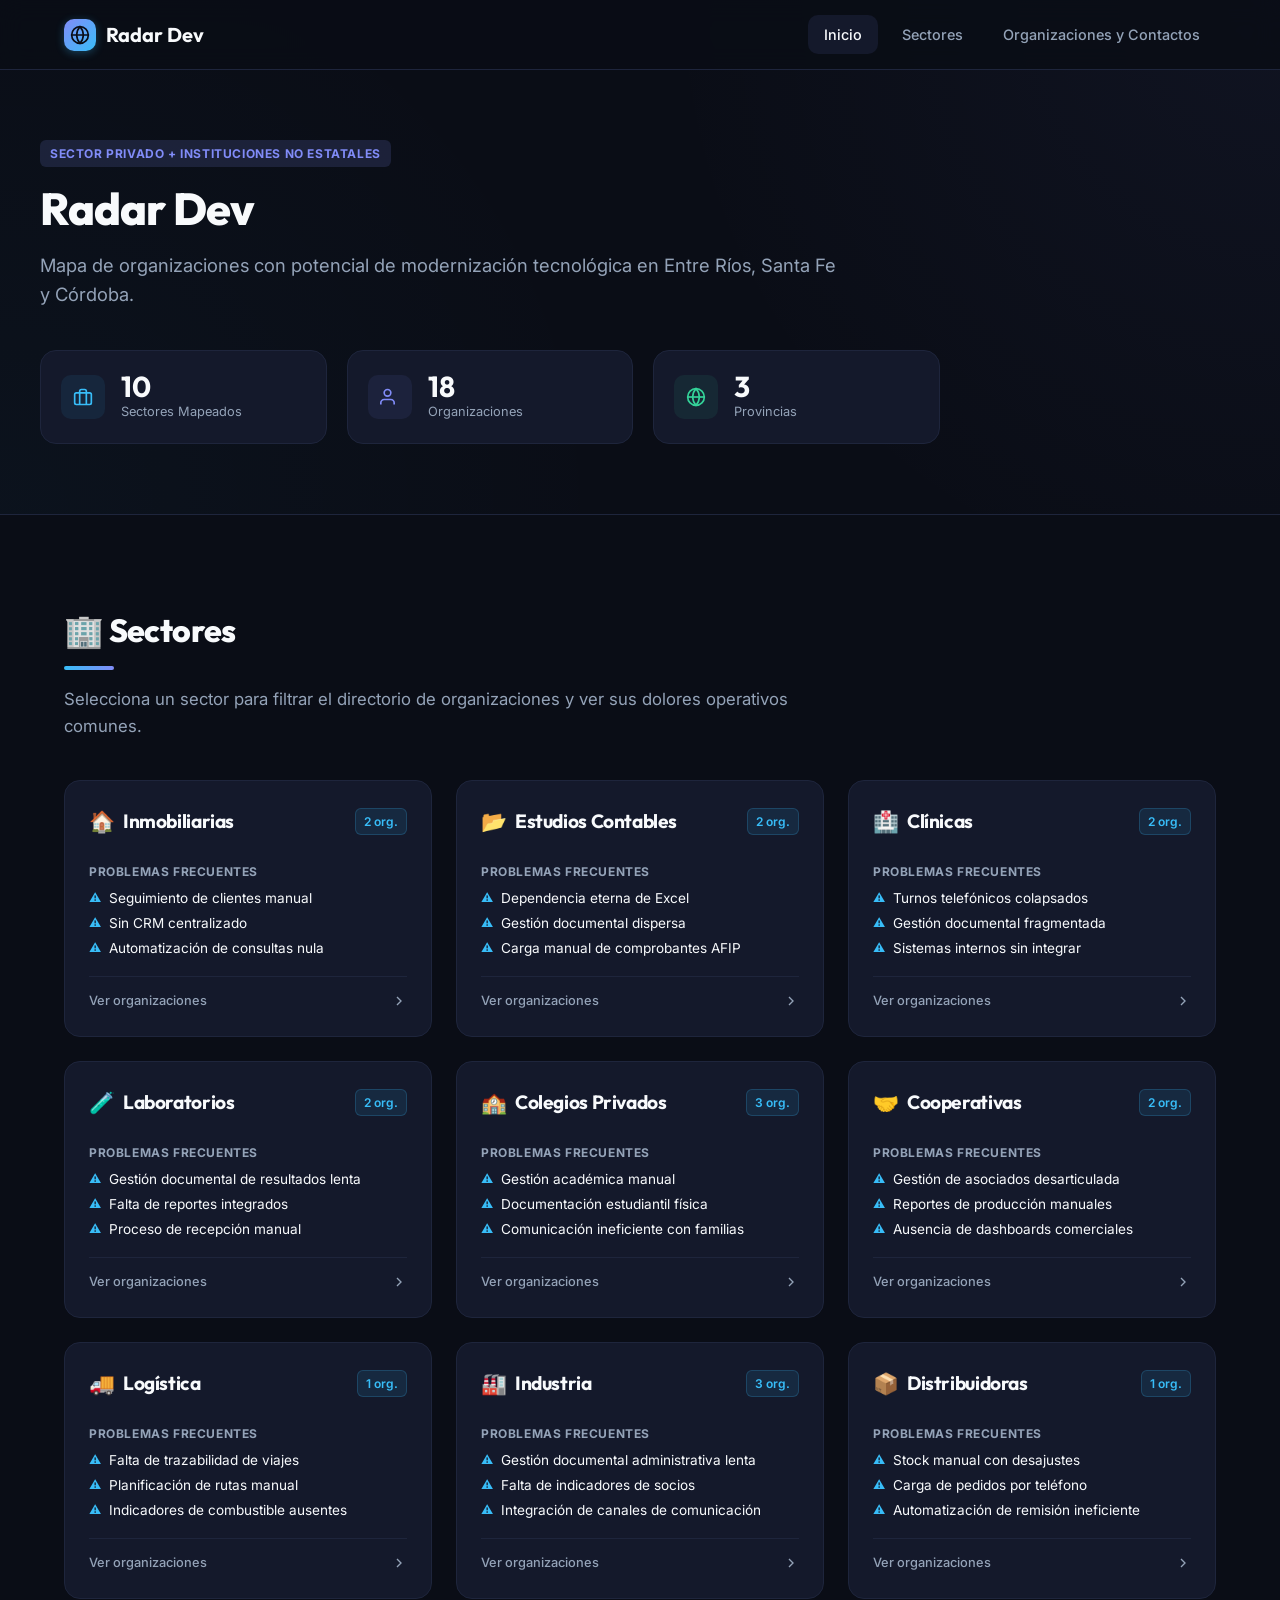
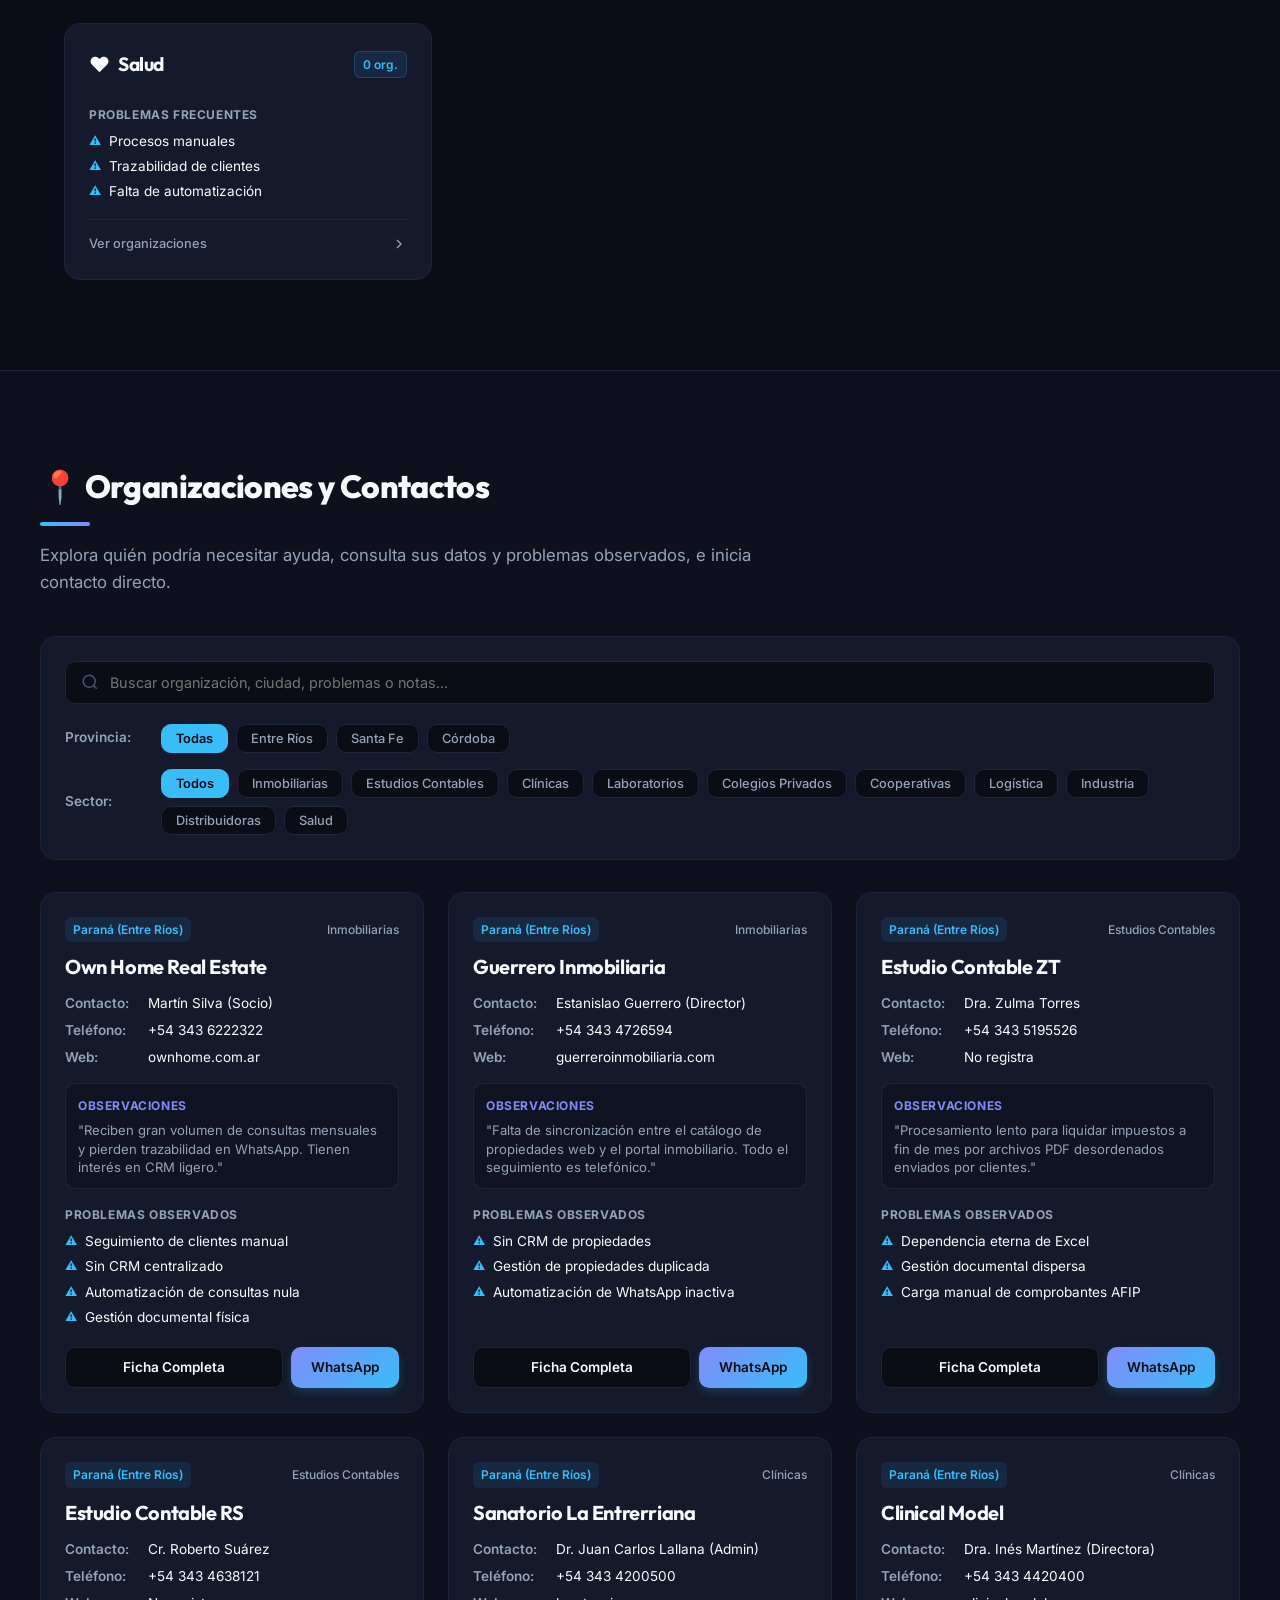
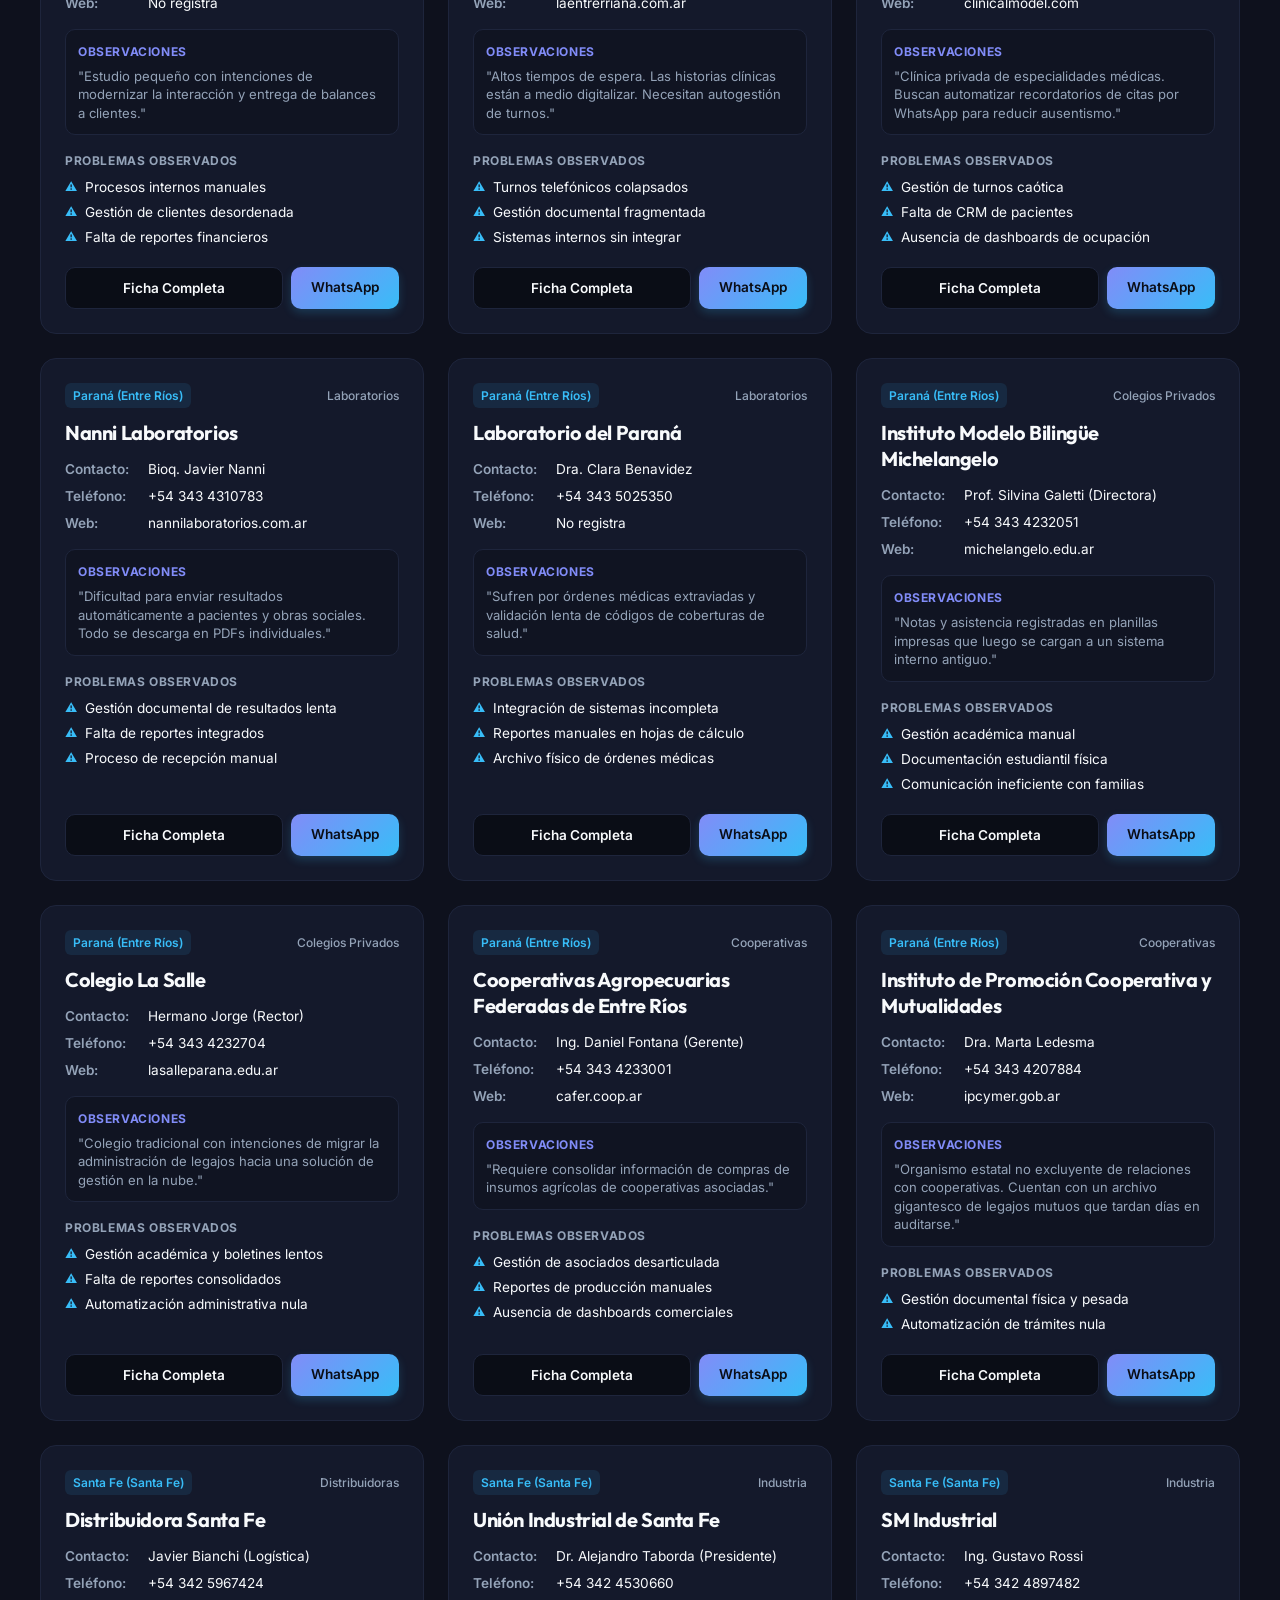
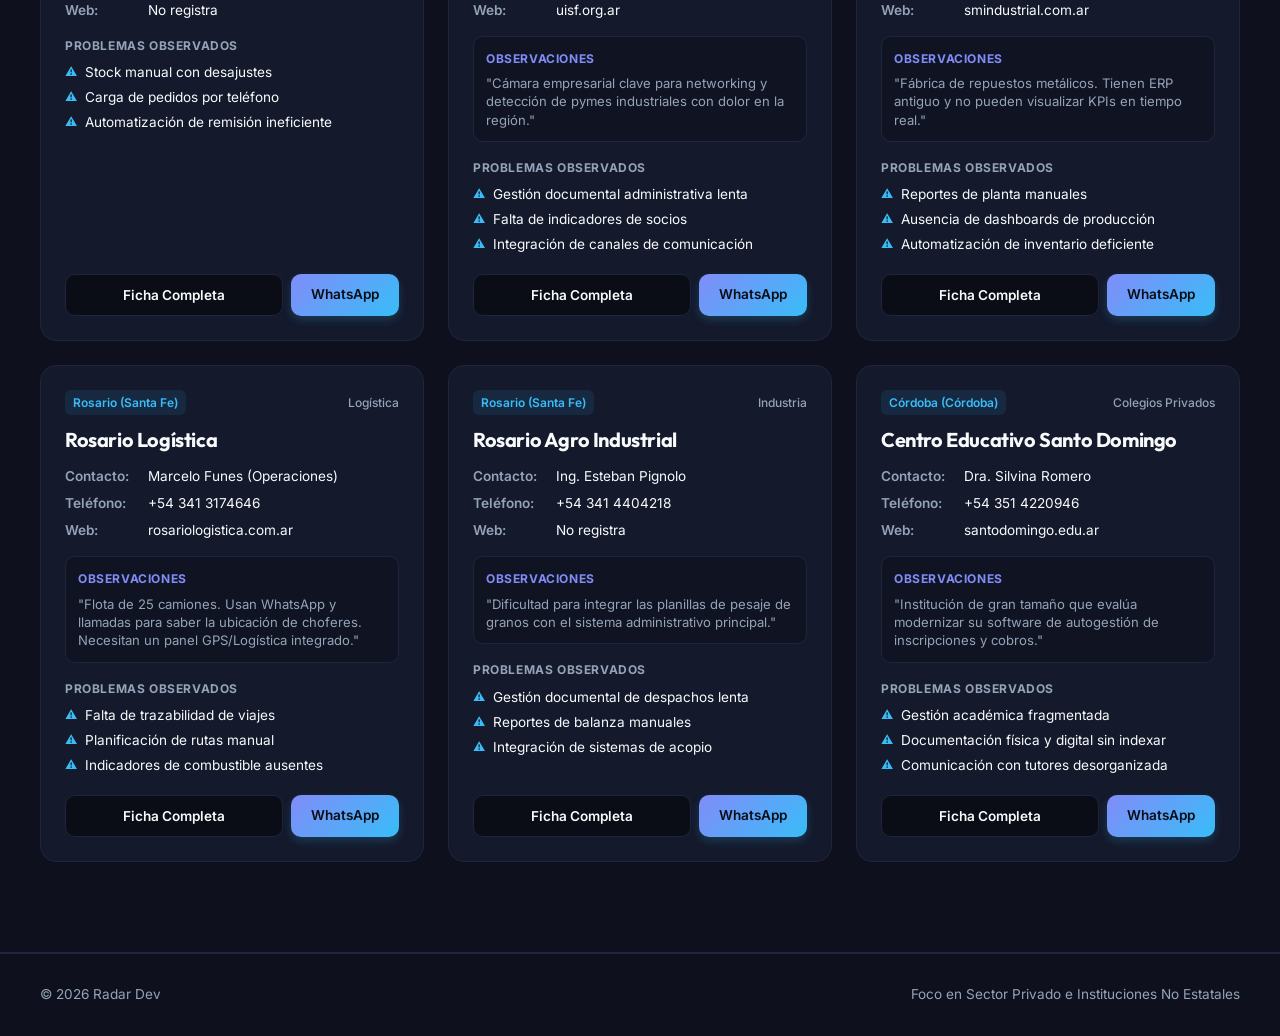
<file: index.html>
<!DOCTYPE html>
<html lang="es">
<head>
    <meta charset="UTF-8">
    <meta name="viewport" content="width=device-width, initial-scale=1.0">
    <title>Radar Dev</title>
    <!-- Google Fonts -->
    <link rel="preconnect" href="https://fonts.googleapis.com">
    <link rel="preconnect" href="https://fonts.gstatic.com" crossorigin>
    <link href="https://fonts.googleapis.com/css2?family=Inter:wght@300;400;500;600;700&family=Outfit:wght@400;500;600;700;800&display=swap" rel="stylesheet">
    <link rel="stylesheet" href="styles.css">
</head>
<body class="dark-theme">
    
    <!-- Top Sticky Navbar -->
    <nav class="navbar" id="navbar">
        <div class="navbar-container">
            <a href="#inicio" class="navbar-brand">
                <div class="brand-icon">
                    <svg width="20" height="20" viewBox="0 0 24 24" fill="none" stroke="currentColor" stroke-width="2" stroke-linecap="round" stroke-linejoin="round"><path d="M12 22c5.523 0 10-4.477 10-10S17.523 2 12 2 2 6.477 2 12s4.477 10 10 10z"/><path d="M12 2a15.3 15.3 0 0 1 4 10 15.3 15.3 0 0 1-4 10 15.3 15.3 0 0 1-4-10 15.3 15.3 0 0 1 4-10z"/><path d="M2 12h20"/></svg>
                </div>
                <span>Radar Dev</span>
            </a>
            
            <div class="navbar-menu" id="navbarMenu">
                <a href="#inicio" class="menu-item active">Inicio</a>
                <a href="#sectores" class="menu-item">Sectores</a>
                <a href="#directorio" class="menu-item">Organizaciones y Contactos</a>
            </div>
            
            <button class="menu-hamburger" id="menuHamburger" aria-label="Abrir Menú">
                <svg width="24" height="24" viewBox="0 0 24 24" fill="none" stroke="currentColor" stroke-width="2" stroke-linecap="round" stroke-linejoin="round"><line x1="3" y1="12" x2="21" y2="12"/><line x1="3" y1="6" x2="21" y2="6"/><line x1="3" y1="18" x2="21" y2="18"/></svg>
            </button>
        </div>
    </nav>
    
    <!-- Hero Header Section -->
    <header class="hero" id="inicio">
        <div class="hero-container">
            <div class="hero-content">
                <span class="hero-tag">Sector Privado + Instituciones no Estatales</span>
                <h2>Radar Dev</h2>
                <p>Mapa de organizaciones con potencial de modernización tecnológica en Entre Ríos, Santa Fe y Córdoba.</p>
            </div>
            
            <!-- Metric Counters -->
            <div class="kpi-grid">
                <div class="kpi-card" onclick="document.getElementById('sectores').scrollIntoView({behavior: 'smooth'})">
                    <div class="kpi-icon icon-sectores">
                        <svg width="20" height="20" viewBox="0 0 24 24" fill="none" stroke="currentColor" stroke-width="2"><rect x="2" y="7" width="20" height="14" rx="2" ry="2"/><path d="M16 21V5a2 2 0 0 0-2-2h-4a2 2 0 0 0-2 2v16"/></svg>
                    </div>
                    <div class="kpi-details">
                        <span class="kpi-value" id="kpi-sectores">0</span>
                        <span class="kpi-label">Sectores Mapeados</span>
                    </div>
                </div>
                
                <div class="kpi-card" onclick="document.getElementById('directorio').scrollIntoView({behavior: 'smooth'})">
                    <div class="kpi-icon icon-orgs">
                        <svg width="20" height="20" viewBox="0 0 24 24" fill="none" stroke="currentColor" stroke-width="2"><path d="M17 21v-2a4 4 0 0 0-4-4H5a4 4 0 0 0-4 4v2"/><circle cx="9" cy="7" r="4"/></svg>
                    </div>
                    <div class="kpi-details">
                        <span class="kpi-value" id="kpi-organizaciones">0</span>
                        <span class="kpi-label">Organizaciones</span>
                    </div>
                </div>
                
                <div class="kpi-card" onclick="document.getElementById('directorio').scrollIntoView({behavior: 'smooth'})">
                    <div class="kpi-icon icon-soluciones">
                        <svg width="20" height="20" viewBox="0 0 24 24" fill="none" stroke="currentColor" stroke-width="2"><path d="M12 22c5.523 0 10-4.477 10-10S17.523 2 12 2 2 6.477 2 12s4.477 10 10 10z"/><path d="M12 2a15.3 15.3 0 0 1 4 10 15.3 15.3 0 0 1-4 10 15.3 15.3 0 0 1-4-10 15.3 15.3 0 0 1 4-10z"/><path d="M2 12h20"/></svg>
                    </div>
                    <div class="kpi-details">
                        <span class="kpi-value" id="kpi-provincias">3</span>
                        <span class="kpi-label">Provincias</span>
                    </div>
                </div>
            </div>
        </div>
    </header>
    
    <!-- Main Content -->
    <main class="main-content">
        
        <!-- SECTION 1: SECTORES -->
        <section id="sectores" class="scroll-section">
            <div class="section-header">
                <h2>🏢 Sectores</h2>
                <div class="section-line"></div>
                <p class="section-desc">Selecciona un sector para filtrar el directorio de organizaciones y ver sus dolores operativos comunes.</p>
            </div>
            
            <div class="grid-layout" id="sectores-grid">
                <!-- Dynamic Sector Cards -->
            </div>
        </section>
        
        <!-- SECTION 2: ORGANIZACIONES Y CONTACTOS -->
        <section id="directorio" class="scroll-section alt-bg">
            <div class="section-header">
                <h2>📍 Organizaciones y Contactos</h2>
                <div class="section-line"></div>
                <p class="section-desc">Explora quién podría necesitar ayuda, consulta sus datos y problemas observados, e inicia contacto directo.</p>
            </div>
            
            <div class="directorio-controls">
                <!-- Search bar -->
                <div class="search-box">
                    <svg width="18" height="18" viewBox="0 0 24 24" fill="none" stroke="currentColor" stroke-width="2" class="search-icon"><circle cx="11" cy="11" r="8"/><line x1="21" y1="21" x2="16.65" y2="16.65"/></svg>
                    <input type="text" id="globalSearch" placeholder="Buscar organización, ciudad, problemas o notas...">
                    <button class="clear-search" id="clearSearchBtn" aria-label="Limpiar búsqueda">&times;</button>
                </div>
                
                <!-- Filters -->
                <div class="filters-container">
                    <div class="filter-row">
                        <span class="filter-label">Provincia:</span>
                        <div class="filter-pills" id="provincia-filter-pills">
                            <button class="filter-pill active" data-provincia="todas">Todas</button>
                            <button class="filter-pill" data-provincia="Entre Ríos">Entre Ríos</button>
                            <button class="filter-pill" data-provincia="Santa Fe">Santa Fe</button>
                            <button class="filter-pill" data-provincia="Córdoba">Córdoba</button>
                        </div>
                    </div>
                    
                    <div class="filter-row">
                        <span class="filter-label">Sector:</span>
                        <div class="filter-pills" id="sector-filter-pills">
                            <button class="filter-pill active" data-sector="todos">Todos</button>
                            <!-- Dynamic sector pills -->
                        </div>
                    </div>
                </div>
            </div>
            
            <div class="directory-grid" id="organizaciones-grid">
                <!-- Dynamic Organization Cards -->
            </div>
        </section>
        
    </main>
    
    <!-- Footer -->
    <footer class="footer">
        <div class="footer-container">
            <p>&copy; <span id="footer-year">2026</span> Radar Dev</p>
            <span>Foco en Sector Privado e Instituciones No Estatales</span>
        </div>
    </footer>
    
    <!-- Detail Modal -->
    <div class="modal-overlay" id="detailModal">
        <div class="modal-content">
            <button class="modal-close" id="modalCloseBtn" aria-label="Cerrar modal">&times;</button>
            <div id="modalDetailsBody">
                <!-- Dynamic details sheet -->
            </div>
        </div>
    </div>
    
    <script src="app.js"></script>
</body>
</html>
</file>
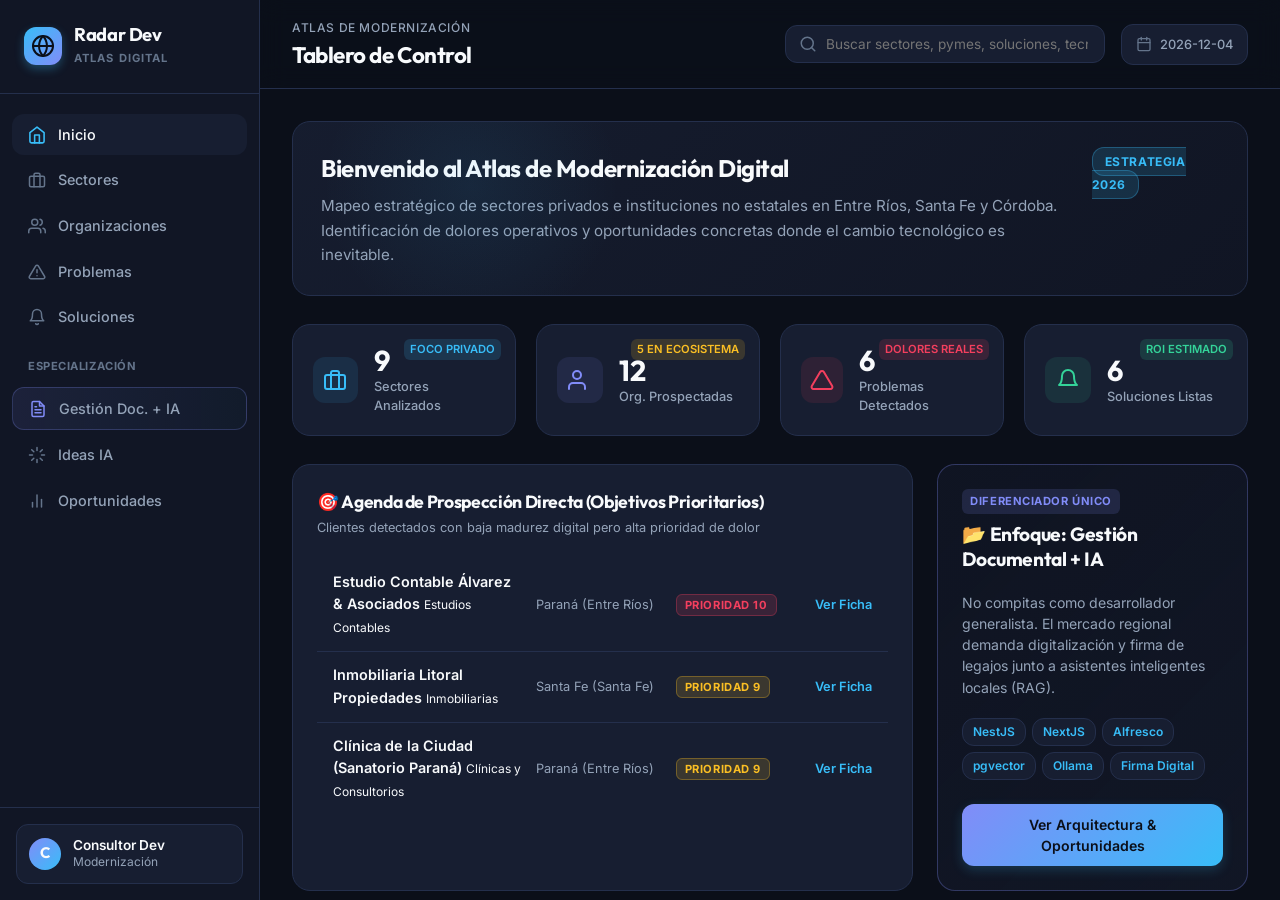
<file: atlas-modernizacion-digital/index.html>
<!DOCTYPE html>
<html lang="es">
<head>
    <meta charset="UTF-8">
    <meta name="viewport" content="width=device-width, initial-scale=1.0">
    <title>Atlas de Modernización Digital — Radar Dev</title>
    <!-- Google Fonts -->
    <link rel="preconnect" href="https://fonts.googleapis.com">
    <link rel="preconnect" href="https://fonts.gstatic.com" crossorigin>
    <link href="https://fonts.googleapis.com/css2?family=Inter:wght@300;400;500;600;700&family=Outfit:wght@400;500;600;700;800&display=swap" rel="stylesheet">
    <link rel="stylesheet" href="styles.css">
</head>
<body class="dark-theme">
    
    <!-- App Container -->
    <div class="app-container">
        
        <!-- Sidebar Navigation -->
        <aside class="sidebar" id="sidebar">
            <div class="sidebar-brand">
                <div class="brand-icon">
                    <svg width="24" height="24" viewBox="0 0 24 24" fill="none" stroke="currentColor" stroke-width="2" stroke-linecap="round" stroke-linejoin="round"><path d="M12 22c5.523 0 10-4.477 10-10S17.523 2 12 2 2 6.477 2 12s4.477 10 10 10z"/><path d="M12 2a15.3 15.3 0 0 1 4 10 15.3 15.3 0 0 1-4 10 15.3 15.3 0 0 1-4-10 15.3 15.3 0 0 1 4-10z"/><path d="M2 12h20"/></svg>
                </div>
                <div class="brand-text">
                    <h1>Radar Dev</h1>
                    <span>ATLAS DIGITAL</span>
                </div>
            </div>
            
            <nav class="sidebar-nav">
                <a href="#inicio" class="nav-item active" data-tab="inicio">
                    <svg width="18" height="18" viewBox="0 0 24 24" fill="none" stroke="currentColor" stroke-width="2" stroke-linecap="round" stroke-linejoin="round"><path d="M3 9l9-7 9 7v11a2 2 0 0 1-2 2H5a2 2 0 0 1-2-2z"/><polyline points="9 22 9 12 15 12 15 22"/></svg>
                    <span>Inicio</span>
                </a>
                <a href="#sectores" class="nav-item" data-tab="sectores">
                    <svg width="18" height="18" viewBox="0 0 24 24" fill="none" stroke="currentColor" stroke-width="2" stroke-linecap="round" stroke-linejoin="round"><rect x="2" y="7" width="20" height="14" rx="2" ry="2"/><path d="M16 21V5a2 2 0 0 0-2-2h-4a2 2 0 0 0-2 2v16"/></svg>
                    <span>Sectores</span>
                </a>
                <a href="#organizaciones" class="nav-item" data-tab="organizaciones">
                    <svg width="18" height="18" viewBox="0 0 24 24" fill="none" stroke="currentColor" stroke-width="2" stroke-linecap="round" stroke-linejoin="round"><path d="M17 21v-2a4 4 0 0 0-4-4H5a4 4 0 0 0-4 4v2"/><circle cx="9" cy="7" r="4"/><path d="M23 21v-2a4 4 0 0 0-3-3.87"/><path d="M16 3.13a4 4 0 0 1 0 7.75"/></svg>
                    <span>Organizaciones</span>
                </a>
                <a href="#problemas" class="nav-item" data-tab="problemas">
                    <svg width="18" height="18" viewBox="0 0 24 24" fill="none" stroke="currentColor" stroke-width="2" stroke-linecap="round" stroke-linejoin="round"><path d="M10.29 3.86L1.82 18a2 2 0 0 0 1.71 3h16.94a2 2 0 0 0 1.71-3L13.71 3.86a2 2 0 0 0-3.42 0z"/><line x1="12" y1="9" x2="12" y2="13"/><line x1="12" y1="17" x2="12.01" y2="17"/></svg>
                    <span>Problemas</span>
                </a>
                <a href="#soluciones" class="nav-item" data-tab="soluciones">
                    <svg width="18" height="18" viewBox="0 0 24 24" fill="none" stroke="currentColor" stroke-width="2" stroke-linecap="round" stroke-linejoin="round"><path d="M18 8A6 6 0 0 0 6 8c0 7-3 9-3 9h18s-3-2-3-9"/><path d="M13.73 21a2 2 0 0 1-3.46 0"/></svg>
                    <span>Soluciones</span>
                </a>
                
                <div class="nav-divider">Especialización</div>
                
                <a href="#gestion-documental" class="nav-item specialty" data-tab="gestion-documental">
                    <svg width="18" height="18" viewBox="0 0 24 24" fill="none" stroke="currentColor" stroke-width="2" stroke-linecap="round" stroke-linejoin="round"><path d="M14 2H6a2 2 0 0 0-2 2v16a2 2 0 0 0 2 2h12a2 2 0 0 0 2-2V8z"/><polyline points="14 2 14 8 20 8"/><line x1="16" y1="13" x2="8" y2="13"/><line x1="16" y1="17" x2="8" y2="17"/><polyline points="10 9 9 9 8 9"/></svg>
                    <span>Gestión Doc. + IA</span>
                </a>
                
                <a href="#ia" class="nav-item" data-tab="ia">
                    <svg width="18" height="18" viewBox="0 0 24 24" fill="none" stroke="currentColor" stroke-width="2" stroke-linecap="round" stroke-linejoin="round"><path d="M12 2v4M12 18v4M4.93 4.93l2.83 2.83M16.24 16.24l2.83 2.83M2 12h4M18 12h4M4.93 19.07l2.83-2.83M16.24 7.76l2.83-2.83"/></svg>
                    <span>Ideas IA</span>
                </a>
                <a href="#oportunidades" class="nav-item" data-tab="oportunidades">
                    <svg width="18" height="18" viewBox="0 0 24 24" fill="none" stroke="currentColor" stroke-width="2" stroke-linecap="round" stroke-linejoin="round"><line x1="18" y1="20" x2="18" y2="10"/><line x1="12" y1="20" x2="12" y2="4"/><line x1="6" y1="20" x2="6" y2="14"/></svg>
                    <span>Oportunidades</span>
                </a>
            </nav>
            
            <div class="sidebar-footer">
                <div class="consultant-badge">
                    <div class="avatar">C</div>
                    <div class="details">
                        <p class="name">Consultor Dev</p>
                        <p class="role">Modernización</p>
                    </div>
                </div>
            </div>
        </aside>
        
        <!-- Toggle button for mobile -->
        <button class="mobile-nav-toggle" id="mobileNavToggle" aria-label="Toggle Navigation">
            <svg width="24" height="24" viewBox="0 0 24 24" fill="none" stroke="currentColor" stroke-width="2" stroke-linecap="round" stroke-linejoin="round"><line x1="3" y1="12" x2="21" y2="12"/><line x1="3" y1="6" x2="21" y2="6"/><line x1="3" y1="18" x2="21" y2="18"/></svg>
        </button>
        
        <!-- Main Content Area -->
        <div class="main-panel">
            
            <!-- Global Header -->
            <header class="main-header">
                <div class="header-title">
                    <span class="breadcrumb" id="breadcrumb">Atlas de Modernización</span>
                    <h2 id="current-view-title">Tablero de Control</h2>
                </div>
                
                <div class="header-actions">
                    <!-- Search Bar -->
                    <div class="search-bar">
                        <svg width="18" height="18" viewBox="0 0 24 24" fill="none" stroke="currentColor" stroke-width="2" stroke-linecap="round" stroke-linejoin="round" class="search-icon"><circle cx="11" cy="11" r="8"/><line x1="21" y1="21" x2="16.65" y2="16.65"/></svg>
                        <input type="text" id="globalSearch" placeholder="Buscar sectores, pymes, soluciones, tecnologías...">
                        <button class="clear-search" id="clearSearchBtn" aria-label="Limpiar búsqueda">&times;</button>
                    </div>
                    
                    <!-- Date Badge -->
                    <div class="date-badge">
                        <svg width="16" height="16" viewBox="0 0 24 24" fill="none" stroke="currentColor" stroke-width="2" stroke-linecap="round" stroke-linejoin="round"><rect x="3" y="4" width="18" height="18" rx="2" ry="2"/><line x1="16" y1="2" x2="16" y2="6"/><line x1="8" y1="2" x2="8" y2="6"/><line x1="3" y1="10" x2="21" y2="10"/></svg>
                        <span id="currentDate">2026-06-29</span>
                    </div>
                </div>
            </header>
            
            <!-- View Containers -->
            <main class="content-body">
                
                <!-- 1. VIEW: INICIO (Dashboard Summary) -->
                <section id="view-inicio" class="dashboard-view active">
                    <div class="welcome-banner">
                        <div class="welcome-text">
                            <h3>Bienvenido al Atlas de Modernización Digital</h3>
                            <p>Mapeo estratégico de sectores privados e instituciones no estatales en Entre Ríos, Santa Fe y Córdoba. Identificación de dolores operativos y oportunidades concretas donde el cambio tecnológico es inevitable.</p>
                        </div>
                        <div class="welcome-badge">
                            <span class="badge-status-glow">ESTRATEGIA 2026</span>
                        </div>
                    </div>
                    
                    <!-- KPI Cards Grid -->
                    <div class="kpi-grid">
                        <div class="kpi-card" data-target-tab="sectores">
                            <div class="kpi-icon icon-sectores">
                                <svg width="24" height="24" viewBox="0 0 24 24" fill="none" stroke="currentColor" stroke-width="2" stroke-linecap="round" stroke-linejoin="round"><rect x="2" y="7" width="20" height="14" rx="2" ry="2"/><path d="M16 21V5a2 2 0 0 0-2-2h-4a2 2 0 0 0-2 2v16"/></svg>
                            </div>
                            <div class="kpi-details">
                                <span class="kpi-value" id="kpi-sectores">0</span>
                                <span class="kpi-label">Sectores Analizados</span>
                            </div>
                            <div class="kpi-trend positive">Foco Privado</div>
                        </div>
                        
                        <div class="kpi-card" data-target-tab="organizaciones">
                            <div class="kpi-icon icon-orgs">
                                <svg width="24" height="24" viewBox="0 0 24 24" fill="none" stroke="currentColor" stroke-width="2" stroke-linecap="round" stroke-linejoin="round"><path d="M17 21v-2a4 4 0 0 0-4-4H5a4 4 0 0 0-4 4v2"/><circle cx="9" cy="7" r="4"/></svg>
                            </div>
                            <div class="kpi-details">
                                <span class="kpi-value" id="kpi-organizaciones">0</span>
                                <span class="kpi-label">Org. Prospectadas</span>
                            </div>
                            <div class="kpi-trend warning" id="kpi-fabricas-badge">0 Ecosistema</div>
                        </div>
                        
                        <div class="kpi-card" data-target-tab="problemas">
                            <div class="kpi-icon icon-problemas">
                                <svg width="24" height="24" viewBox="0 0 24 24" fill="none" stroke="currentColor" stroke-width="2" stroke-linecap="round" stroke-linejoin="round"><path d="M10.29 3.86L1.82 18a2 2 0 0 0 1.71 3h16.94a2 2 0 0 0 1.71-3L13.71 3.86a2 2 0 0 0-3.42 0z"/></svg>
                            </div>
                            <div class="kpi-details">
                                <span class="kpi-value" id="kpi-problemas">0</span>
                                <span class="kpi-label">Problemas Detectados</span>
                            </div>
                            <div class="kpi-trend danger">Dolores Reales</div>
                        </div>
                        
                        <div class="kpi-card" data-target-tab="soluciones">
                            <div class="kpi-icon icon-soluciones">
                                <svg width="24" height="24" viewBox="0 0 24 24" fill="none" stroke="currentColor" stroke-width="2" stroke-linecap="round" stroke-linejoin="round"><path d="M18 8A6 6 0 0 0 6 8c0 7-3 9-3 9h18s-3-2-3-9"/></svg>
                            </div>
                            <div class="kpi-details">
                                <span class="kpi-value" id="kpi-soluciones">0</span>
                                <span class="kpi-label">Soluciones Listas</span>
                            </div>
                            <div class="kpi-trend info">ROI Estimado</div>
                        </div>
                    </div>
                    
                    <!-- Middle Dashboard Section -->
                    <div class="dashboard-grid">
                        <!-- Agenda de Contacto Directo -->
                        <div class="dashboard-panel-card">
                            <div class="panel-card-header">
                                <h4>🎯 Agenda de Prospección Directa (Objetivos Prioritarios)</h4>
                                <span class="panel-subtitle">Clientes detectados con baja madurez digital pero alta prioridad de dolor</span>
                            </div>
                            <div class="panel-card-body" id="prospectos-prioritarios-list">
                                <!-- Dynamic List -->
                            </div>
                        </div>
                        
                        <!-- Especialización IA Promoted -->
                        <div class="dashboard-panel-card specialty-promo">
                            <div class="panel-card-header">
                                <span class="promo-tag">DIFERENCIADOR ÚNICO</span>
                                <h4>📂 Enfoque: Gestión Documental + IA</h4>
                            </div>
                            <div class="panel-card-body">
                                <p>No compitas como desarrollador generalista. El mercado regional demanda digitalización y firma de legajos junto a asistentes inteligentes locales (RAG).</p>
                                <div class="tech-stack-pills">
                                    <span>NestJS</span>
                                    <span>NextJS</span>
                                    <span>Alfresco</span>
                                    <span>pgvector</span>
                                    <span>Ollama</span>
                                    <span>Firma Digital</span>
                                </div>
                                <a href="#gestion-documental" class="btn btn-primary btn-block text-center">Ver Arquitectura & Oportunidades</a>
                            </div>
                        </div>
                    </div>
                </section>
                
                <!-- 2. VIEW: SECTORES -->
                <section id="view-sectores" class="dashboard-view">
                    <div class="view-intro">
                        <p>Los sectores prioritarios donde la falta de digitalización genera dolores insostenibles y donde el retorno de inversión es inmediato.</p>
                    </div>
                    <div class="grid-layout" id="sectores-grid">
                        <!-- Dynamic content -->
                    </div>
                </section>
                
                <!-- 3. VIEW: ORGANIZACIONES (Directory) -->
                <section id="view-organizaciones" class="dashboard-view">
                    <div class="filter-header">
                        <div class="filter-group">
                            <label>Filtrar por Sector:</label>
                            <div class="filter-pills" id="sector-filter-pills">
                                <button class="filter-pill active" data-sector="todos">Todos</button>
                                <!-- Dynamic pills -->
                            </div>
                        </div>
                        
                        <div class="filter-group">
                            <label>Filtrar por Provincia:</label>
                            <div class="filter-pills" id="provincia-filter-pills">
                                <button class="filter-pill active" data-provincia="todas">Todas</button>
                                <button class="filter-pill" data-provincia="Entre Ríos">Entre Ríos</button>
                                <button class="filter-pill" data-provincia="Santa Fe">Santa Fe</button>
                                <button class="filter-pill" data-provincia="Córdoba">Córdoba</button>
                            </div>
                        </div>
                    </div>
                    
                    <div class="directory-grid" id="organizaciones-grid">
                        <!-- Dynamic cards -->
                    </div>
                </section>
                
                <!-- 4. VIEW: PROBLEMAS -->
                <section id="view-problemas" class="dashboard-view">
                    <div class="view-intro">
                        <p>Catálogo de cuellos de botella operativos detectados con frecuencia en empresas locales.</p>
                    </div>
                    <div class="grid-layout" id="problemas-grid">
                        <!-- Dynamic content -->
                    </div>
                </section>
                
                <!-- 5. VIEW: SOLUCIONES -->
                <section id="view-soluciones" class="dashboard-view">
                    <div class="view-intro">
                        <p>Arquitecturas y propuestas de modernización de procesos orientadas a reducir la fricción operativa.</p>
                    </div>
                    <div class="grid-layout" id="soluciones-grid">
                        <!-- Dynamic content -->
                    </div>
                </section>
                
                <!-- 6. VIEW: GESTIÓN DOCUMENTAL + IA (Special View) -->
                <section id="view-gestion-documental" class="dashboard-view">
                    <div class="special-hero">
                        <div class="special-badge">CATEGORÍA EXCLUSIVA</div>
                        <h3>Modernización Documental con Inteligencia Artificial</h3>
                        <p>Fusión del backend corporativo con inteligencia artificial local e infraestructura de firmas autorizadas. Solución de alta gama diseñada para instituciones académicas, cooperativas, clínicas y estudios jurídicos.</p>
                    </div>
                    
                    <div class="special-layout-grid">
                        <!-- Architecture flow schematic -->
                        <div class="architecture-card">
                            <h4>🛠️ Arquitectura Tecnológica Sugerida</h4>
                            <div class="architecture-flow">
                                <div class="flow-step">
                                    <div class="step-num">1</div>
                                    <div class="step-details">
                                        <h5>Presentación (Next.js)</h5>
                                        <p>Interfaz web reactiva y fluida, optimizada para carga móvil y carga de archivos PDF.</p>
                                    </div>
                                </div>
                                <div class="flow-step">
                                    <div class="step-num">2</div>
                                    <div class="step-details">
                                        <h5>API Gateway (NestJS)</h5>
                                        <p>Orquestación segura, validación de firmas digitales y control de accesos.</p>
                                    </div>
                                </div>
                                <div class="flow-step">
                                    <div class="step-num">3</div>
                                    <div class="step-details">
                                        <h5>Gestor Documental (Alfresco / OpenKM)</h5>
                                        <p>Repositorio centralizado con estándares corporativos y control de versiones.</p>
                                    </div>
                                </div>
                                <div class="flow-step">
                                    <div class="step-num">4</div>
                                    <div class="step-details">
                                        <h5>Buscador Semántico & IA (pgvector + Ollama)</h5>
                                        <p>Indexador de embeddings de PDFs en base de datos vectorial para consultas contextuales con LLMs locales sin fugar información confidencial.</p>
                                    </div>
                                </div>
                            </div>
                        </div>
                        
                        <!-- Value proposal info -->
                        <div class="proposal-card">
                            <h4>💡 Ventajas Competitivas para el Consultor</h4>
                            <ul class="proposal-benefits">
                                <li>
                                    <strong>Consultor, no Programador:</strong> Se plantea el proyecto como un servicio de modernización administrativa, no como simple "desarrollo de código".
                                </li>
                                <li>
                                    <strong>Seguridad de Datos Locales:</strong> Con Ollama y pgvector en servidores de la empresa/institución, se garantiza confidencialidad total (sin enviar datos médicos o contables a APIs extranjeras).
                                </li>
                                <li>
                                    <strong>Validez Legal Integrada:</strong> La incorporación de Firma Digital de acuerdo a la Ley Nacional 25.506 previene el fraude y formaliza actas de manera inequívoca.
                                </li>
                                <li>
                                    <strong>Modernización Inevitable:</strong> Reemplaza el papeleo y las búsquedas manuales de hasta 2 horas en legajos físicos por una respuesta en 3 segundos en un chat de IA.
                                </li>
                            </ul>
                            
                            <div class="prospects-special-mapping">
                                <h5>🎯 Organizaciones con Necesidad Inmediata:</h5>
                                <div id="special-prospects-list" class="mini-orgs-list">
                                    <!-- Dynamic list of targeted clinics, educational centers, or law offices -->
                                </div>
                            </div>
                        </div>
                    </div>
                </section>
                
                <!-- 7. VIEW: IA IDEAS -->
                <section id="view-ia" class="dashboard-view">
                    <div class="view-intro">
                        <p>Ideas de productos y microservicios basados en automatización e Inteligencia Artificial para prospectar en la región.</p>
                    </div>
                    <div class="grid-layout" id="ideas-grid">
                        <!-- Dynamic content -->
                    </div>
                </section>
                
                <!-- 8. VIEW: OPORTUNIDADES MATRIX -->
                <section id="view-oportunidades" class="dashboard-view">
                    <div class="view-intro">
                        <p>Matriz de decisión comercial. Permite priorizar qué soluciones proponer primero basándose en el retorno de inversión (ROI) estimado y la complejidad técnica.</p>
                    </div>
                    
                    <div class="opportunities-table-container">
                        <table class="opportunities-table">
                            <thead>
                                <tr>
                                    <th>Solución</th>
                                    <th>Sectores Destino</th>
                                    <th>ROI Estimado</th>
                                    <th>Complejidad</th>
                                    <th>Viabilidad Comercial</th>
                                    <th>Acción Comercial</th>
                                </tr>
                            </thead>
                            <tbody id="oportunidades-table-body">
                                <!-- Dynamic content -->
                            </tbody>
                        </table>
                    </div>
                </section>
                
            </main>
            
            <!-- Global Footer -->
            <footer class="main-footer">
                <p>&copy; <span id="footer-year">2026</span> Radar Dev — Atlas de Modernización Digital. Hecho para consultoría estratégica y desarrollo regional.</p>
                <div class="footer-tag">Sector Privado + Instituciones no Estatales</div>
            </footer>
        </div>
        
    </div>
    
    <!-- Detail Modal -->
    <div class="modal-overlay" id="detailModal">
        <div class="modal-content">
            <button class="modal-close" id="modalCloseBtn" aria-label="Cerrar modal">&times;</button>
            <div id="modalDetailsBody">
                <!-- Dynamic details content -->
            </div>
        </div>
    </div>

    <!-- App Logic -->
    <script src="app.js"></script>
</body>
</html>
</file>
<file: styles.css>
/* ==========================================================================
   Radar Dev — SISTEMA DE DISEÑO CSS (PÁGINA ÚNICA - AGENDA)
   ========================================================================== */

/* 1. Variables de Diseño & Temas */
:root {
    --bg-main: #0a0d16;
    --bg-alt: #0e111d;
    --surface: #14192b;
    --surface-hover: #1b213b;
    --border-color: #1e253c;
    --border-glow: rgba(56, 189, 248, 0.15);
    
    /* Textos */
    --text-primary: #f8fafc;
    --text-secondary: #94a3b8;
    --text-muted: #475569;
    
    /* Colores de Acento */
    --accent-blue: #38bdf8;
    --accent-indigo: #818cf8;
    --accent-rose: #f43f5e;
    --accent-amber: #fbbf24;
    --accent-emerald: #34d399;
    
    /* Fuentes */
    --font-heading: 'Outfit', sans-serif;
    --font-body: 'Inter', sans-serif;
    
    /* Bordes & Sombras */
    --radius-sm: 6px;
    --radius-md: 10px;
    --radius-lg: 16px;
    --shadow-md: 0 4px 20px rgba(0,0,0,0.35);
    --shadow-glow: 0 4px 20px rgba(56, 189, 248, 0.08);
    --transition-normal: 0.25s cubic-bezier(0.4, 0, 0.2, 1);
}

/* 2. Reseteo e Inicialización */
* {
    margin: 0;
    padding: 0;
    box-sizing: border-box;
}

html {
    scroll-behavior: smooth;
}

body {
    background-color: var(--bg-main);
    color: var(--text-primary);
    font-family: var(--font-body);
    font-size: 0.95rem;
    line-height: 1.6;
    overflow-x: hidden;
}

h1, h2, h3, h4, h5, h6 {
    font-family: var(--font-heading);
    font-weight: 600;
    color: var(--text-primary);
    letter-spacing: -0.02em;
}

a {
    color: var(--accent-blue);
    text-decoration: none;
    transition: var(--transition-normal);
}

button, input {
    font-family: inherit;
    font-size: inherit;
}

/* Scrollbar Custom */
::-webkit-scrollbar {
    width: 6px;
}
::-webkit-scrollbar-track {
    background: var(--bg-main);
}
::-webkit-scrollbar-thumb {
    background: var(--border-color);
    border-radius: var(--radius-sm);
}
::-webkit-scrollbar-thumb:hover {
    background: var(--accent-indigo);
}

/* 3. Barra de Navegación Sticky Superior */
.navbar {
    position: fixed;
    top: 0;
    left: 0;
    right: 0;
    height: 70px;
    background-color: rgba(10, 13, 22, 0.85);
    backdrop-filter: blur(12px);
    border-bottom: 1px solid var(--border-color);
    z-index: 1000;
    transition: var(--transition-normal);
}

.navbar.scrolled {
    background-color: var(--bg-main);
    box-shadow: 0 4px 20px rgba(0,0,0,0.4);
}

.navbar-container {
    max-width: 1200px;
    margin: 0 auto;
    height: 100%;
    display: flex;
    align-items: center;
    justify-content: space-between;
    padding: 0 24px;
}

.navbar-brand {
    display: flex;
    align-items: center;
    gap: 10px;
    font-family: var(--font-heading);
    font-weight: 700;
    font-size: 1.25rem;
    color: var(--text-primary);
}

.navbar-brand small {
    font-weight: 400;
    color: var(--text-secondary);
    font-size: 0.85rem;
}

.brand-icon {
    background: linear-gradient(135deg, var(--accent-indigo), var(--accent-blue));
    color: var(--bg-main);
    width: 32px;
    height: 32px;
    border-radius: var(--radius-md);
    display: flex;
    align-items: center;
    justify-content: center;
    box-shadow: 0 2px 8px rgba(56, 189, 248, 0.3);
}

.navbar-menu {
    display: flex;
    align-items: center;
    gap: 8px;
}

.menu-item {
    color: var(--text-secondary);
    font-weight: 500;
    font-size: 0.9rem;
    padding: 8px 16px;
    border-radius: var(--radius-md);
}

.menu-item:hover, .menu-item.active {
    color: var(--text-primary);
    background-color: var(--surface);
}

.menu-hamburger {
    display: none;
    background: none;
    border: none;
    color: var(--text-primary);
    cursor: pointer;
}

/* 4. Hero Section */
.hero {
    padding: 140px 24px 70px 24px;
    background: radial-gradient(circle at top right, rgba(129, 140, 248, 0.05), transparent 45%),
                radial-gradient(circle at bottom left, rgba(56, 189, 248, 0.03), transparent 45%);
    border-bottom: 1px solid var(--border-color);
}

.hero-container {
    max-width: 1200px;
    margin: 0 auto;
    display: flex;
    flex-direction: column;
    gap: 40px;
}

.hero-content {
    max-width: 800px;
}

.hero-tag {
    background-color: rgba(129, 140, 248, 0.15);
    color: var(--accent-indigo);
    font-size: 0.75rem;
    font-weight: 700;
    padding: 4px 10px;
    border-radius: var(--radius-sm);
    text-transform: uppercase;
    letter-spacing: 0.05em;
    display: inline-block;
    margin-bottom: 16px;
}

.hero h2 {
    font-size: 2.8rem;
    font-weight: 800;
    line-height: 1.15;
    margin-bottom: 16px;
}

.hero p {
    color: var(--text-secondary);
    font-size: 1.15rem;
    line-height: 1.6;
}

/* KPIs Grid */
.kpi-grid {
    display: grid;
    grid-template-columns: repeat(3, 1fr);
    gap: 20px;
    max-width: 900px;
}

.kpi-card {
    background-color: var(--surface);
    border: 1px solid var(--border-color);
    border-radius: var(--radius-lg);
    padding: 20px;
    display: flex;
    align-items: center;
    gap: 16px;
    cursor: pointer;
    transition: var(--transition-normal);
}

.kpi-card:hover {
    transform: translateY(-4px);
    border-color: var(--accent-blue);
    box-shadow: var(--shadow-glow);
}

.kpi-icon {
    width: 44px;
    height: 44px;
    border-radius: var(--radius-md);
    display: flex;
    align-items: center;
    justify-content: center;
}

.icon-sectores { background: rgba(56, 189, 248, 0.08); color: var(--accent-blue); }
.icon-orgs { background: rgba(129, 140, 248, 0.08); color: var(--accent-indigo); }
.icon-soluciones { background: rgba(52, 211, 153, 0.08); color: var(--accent-emerald); }

.kpi-details {
    display: flex;
    flex-direction: column;
}

.kpi-value {
    font-family: var(--font-heading);
    font-size: 1.8rem;
    font-weight: 700;
    line-height: 1.1;
}

.kpi-label {
    font-size: 0.8rem;
    color: var(--text-secondary);
}

/* 5. Estructura de Secciones */
.scroll-section {
    padding: 90px 24px;
    max-width: 1200px;
    margin: 0 auto;
}

.alt-bg {
    max-width: 100%;
    background-color: var(--bg-alt);
    border-top: 1px solid var(--border-color);
    border-bottom: 1px solid var(--border-color);
}

.alt-bg .section-header, 
.alt-bg .directorio-controls, 
.alt-bg .directory-grid {
    max-width: 1200px;
    margin-left: auto;
    margin-right: auto;
}

.section-header {
    margin-bottom: 40px;
}

.section-header h2 {
    font-size: 2rem;
    font-weight: 800;
    margin-bottom: 10px;
}

.section-line {
    width: 50px;
    height: 4px;
    background: linear-gradient(90deg, var(--accent-blue), var(--accent-indigo));
    border-radius: 2px;
    margin-bottom: 16px;
}

.section-desc {
    color: var(--text-secondary);
    max-width: 750px;
    font-size: 1.05rem;
}

/* 6. Grillas y Tarjetas de Sectores */
.grid-layout {
    display: grid;
    grid-template-columns: repeat(auto-fill, minmax(330px, 1fr));
    gap: 24px;
}

.card {
    background-color: var(--surface);
    border: 1px solid var(--border-color);
    border-radius: var(--radius-lg);
    padding: 24px;
    display: flex;
    flex-direction: column;
    justify-content: space-between;
    transition: var(--transition-normal);
    position: relative;
    cursor: pointer;
}

.card:hover {
    transform: translateY(-5px);
    border-color: var(--accent-blue);
    box-shadow: var(--shadow-glow);
}

.card-header {
    display: flex;
    align-items: center;
    justify-content: space-between;
    margin-bottom: 14px;
}

.card-title-wrap {
    display: flex;
    align-items: center;
    gap: 8px;
}

.card-emoji {
    font-size: 1.3rem;
}

.card-title-wrap h4 {
    font-size: 1.2rem;
    font-weight: 700;
}

.org-count-badge {
    font-size: 0.75rem;
    color: var(--accent-blue);
    background-color: rgba(56, 189, 248, 0.1);
    border: 1px solid rgba(56, 189, 248, 0.2);
    padding: 3px 8px;
    border-radius: var(--radius-sm);
    font-weight: 600;
}

.card-body {
    flex-grow: 1;
    margin-bottom: 18px;
}

.bullet-section {
    margin-top: 10px;
}

.bullet-section-title {
    font-size: 0.75rem;
    text-transform: uppercase;
    font-weight: 700;
    color: var(--text-secondary);
    letter-spacing: 0.05em;
    margin-bottom: 8px;
    display: block;
}

.bullet-list {
    list-style: none;
    display: flex;
    flex-direction: column;
    gap: 6px;
}

.bullet-list li {
    font-size: 0.85rem;
    color: var(--text-primary);
    display: flex;
    align-items: flex-start;
    gap: 8px;
    line-height: 1.4;
}

.bullet-list li::before {
    content: "•";
    color: var(--accent-blue);
    font-weight: bold;
}

.bullet-list.problems li::before {
    content: "⚠️";
    font-size: 0.75rem;
    margin-top: 1px;
}

.card-footer {
    display: flex;
    justify-content: space-between;
    align-items: center;
    border-top: 1px solid var(--border-color);
    padding-top: 14px;
    margin-top: auto;
    font-size: 0.8rem;
    color: var(--text-secondary);
    font-weight: 500;
}

.card-footer svg {
    transition: var(--transition-normal);
}

.card:hover .card-footer svg {
    transform: translateX(4px);
    color: var(--accent-blue);
}

/* 7. Controles del Directorio */
.directorio-controls {
    background-color: var(--surface);
    border: 1px solid var(--border-color);
    border-radius: var(--radius-lg);
    padding: 24px;
    margin-bottom: 32px;
    display: flex;
    flex-direction: column;
    gap: 20px;
}

.search-box {
    position: relative;
    width: 100%;
}

.search-box input {
    width: 100%;
    background-color: var(--bg-main);
    border: 1px solid var(--border-color);
    color: var(--text-primary);
    padding: 12px 16px 12px 44px;
    border-radius: var(--radius-md);
    outline: none;
    font-size: 0.9rem;
    transition: var(--transition-normal);
}

.search-box input:focus {
    border-color: var(--accent-blue);
    box-shadow: 0 0 10px rgba(56, 189, 248, 0.15);
}

.search-icon {
    position: absolute;
    left: 16px;
    top: 50%;
    transform: translateY(-50%);
    color: var(--text-muted);
    pointer-events: none;
}

.clear-search {
    position: absolute;
    right: 16px;
    top: 50%;
    transform: translateY(-50%);
    background: none;
    border: none;
    color: var(--text-muted);
    font-size: 1.4rem;
    cursor: pointer;
    display: none;
    outline: none;
}

.clear-search:hover {
    color: var(--text-primary);
}

.filters-container {
    display: flex;
    flex-direction: column;
    gap: 16px;
}

.filter-row {
    display: flex;
    align-items: center;
    gap: 16px;
}

.filter-label {
    font-size: 0.85rem;
    font-weight: 600;
    color: var(--text-secondary);
    width: 80px;
    flex-shrink: 0;
}

.filter-pills {
    display: flex;
    flex-wrap: wrap;
    gap: 8px;
}

.filter-pill {
    background-color: var(--bg-main);
    border: 1px solid var(--border-color);
    color: var(--text-secondary);
    padding: 6px 14px;
    border-radius: var(--radius-md);
    font-size: 0.8rem;
    font-weight: 500;
    cursor: pointer;
    transition: var(--transition-normal);
}

.filter-pill:hover {
    border-color: var(--accent-blue);
    color: var(--text-primary);
}

.filter-pill.active {
    background-color: var(--accent-blue);
    border-color: var(--accent-blue);
    color: var(--bg-main);
    font-weight: 600;
}

/* 8. Directorio Grid & Tarjetas de Organización */
.directory-grid {
    display: grid;
    grid-template-columns: repeat(auto-fill, minmax(350px, 1fr));
    gap: 24px;
}

.org-card {
    background-color: var(--surface);
    border: 1px solid var(--border-color);
    border-radius: var(--radius-lg);
    padding: 24px;
    display: flex;
    flex-direction: column;
    justify-content: space-between;
    transition: var(--transition-normal);
}

.org-card:hover {
    transform: translateY(-4px);
    border-color: var(--accent-blue);
    box-shadow: var(--shadow-glow);
}

.org-meta {
    display: flex;
    justify-content: space-between;
    align-items: center;
    margin-bottom: 12px;
}

.org-city-badge {
    font-size: 0.75rem;
    color: var(--accent-blue);
    background-color: rgba(56, 189, 248, 0.1);
    padding: 3px 8px;
    border-radius: var(--radius-sm);
    font-weight: 600;
}

.org-sector-tag {
    font-size: 0.75rem;
    color: var(--text-secondary);
    font-weight: 500;
}

.org-header-main {
    margin-bottom: 14px;
}

.org-header-main h4 {
    font-size: 1.25rem;
    font-weight: 700;
    line-height: 1.3;
}

.org-fields {
    display: flex;
    flex-direction: column;
    gap: 8px;
    margin-bottom: 16px;
    font-size: 0.85rem;
}

.org-field-item {
    display: flex;
    align-items: flex-start;
    gap: 8px;
    line-height: 1.4;
}

.org-field-item .field-lbl {
    color: var(--text-secondary);
    font-weight: 600;
    min-width: 75px;
    flex-shrink: 0;
}

.org-field-item .field-val {
    color: var(--text-primary);
}

.org-field-item .field-val a:hover {
    text-decoration: underline;
}

.org-observaciones {
    background-color: rgba(10, 13, 22, 0.4);
    border: 1px solid var(--border-color);
    border-radius: var(--radius-md);
    padding: 12px;
    margin-bottom: 16px;
}

.org-observaciones-title {
    font-size: 0.75rem;
    text-transform: uppercase;
    font-weight: 700;
    color: var(--accent-indigo);
    letter-spacing: 0.05em;
    margin-bottom: 6px;
    display: block;
}

.org-observaciones p {
    font-size: 0.82rem;
    color: var(--text-secondary);
    line-height: 1.4;
}

.org-actions {
    display: flex;
    gap: 8px;
    margin-top: auto;
}

.btn {
    display: inline-block;
    padding: 10px 20px;
    font-weight: 600;
    font-size: 0.85rem;
    border-radius: var(--radius-md);
    border: none;
    cursor: pointer;
    transition: var(--transition-normal);
    text-align: center;
    outline: none;
}

.btn-primary {
    background: linear-gradient(135deg, var(--accent-indigo), var(--accent-blue));
    color: var(--bg-main);
    box-shadow: 0 4px 10px rgba(56, 189, 248, 0.2);
}

.btn-primary:hover {
    background: linear-gradient(135deg, var(--accent-blue), var(--accent-indigo));
    transform: translateY(-1px);
    box-shadow: 0 4px 14px rgba(56, 189, 248, 0.3);
    color: var(--text-primary);
}

.btn-secondary {
    background-color: var(--bg-main);
    border: 1px solid var(--border-color);
    color: var(--text-primary);
}

.btn-secondary:hover {
    border-color: var(--accent-blue);
    color: var(--accent-blue);
}

.btn-block {
    display: block;
    width: 100%;
}

/* 9. Clean Footer */
.footer {
    border-top: 1px solid var(--border-color);
    padding: 30px 24px;
    background-color: var(--bg-alt);
    color: var(--text-secondary);
    font-size: 0.85rem;
}

.footer-container {
    max-width: 1200px;
    margin: 0 auto;
    display: flex;
    justify-content: space-between;
    align-items: center;
    flex-wrap: wrap;
    gap: 16px;
}

/* 10. Modal Ficha Completa */
.modal-overlay {
    position: fixed;
    top: 0;
    left: 0;
    right: 0;
    bottom: 0;
    background-color: rgba(10, 13, 22, 0.9);
    backdrop-filter: blur(8px);
    display: flex;
    align-items: center;
    justify-content: center;
    z-index: 2000;
    opacity: 0;
    pointer-events: none;
    transition: opacity var(--transition-normal);
}

.modal-overlay.open {
    opacity: 1;
    pointer-events: auto;
}

.modal-content {
    background-color: var(--surface);
    border: 1px solid var(--border-color);
    border-radius: var(--radius-lg);
    width: 90%;
    max-width: 580px;
    padding: 32px;
    position: relative;
    transform: translateY(20px);
    transition: transform var(--transition-normal);
    box-shadow: 0 10px 40px rgba(0,0,0,0.5), var(--shadow-glow);
}

.modal-overlay.open .modal-content {
    transform: translateY(0);
}

.modal-close {
    position: absolute;
    top: 20px;
    right: 20px;
    background: none;
    border: none;
    color: var(--text-secondary);
    font-size: 1.8rem;
    cursor: pointer;
    outline: none;
}

.modal-close:hover {
    color: var(--text-primary);
}

.modal-header-section {
    border-bottom: 1px solid var(--border-color);
    padding-bottom: 16px;
    margin-bottom: 20px;
}

.modal-header-section h3 {
    font-size: 1.4rem;
    font-weight: 700;
    margin-bottom: 4px;
}

.modal-header-section span.subtitle {
    font-size: 0.85rem;
    color: var(--text-secondary);
}

.modal-body-section {
    display: flex;
    flex-direction: column;
    gap: 16px;
}

.modal-body-section h5 {
    font-size: 0.75rem;
    text-transform: uppercase;
    letter-spacing: 0.05em;
    color: var(--text-muted);
    font-weight: 700;
    margin-bottom: 6px;
}

.modal-section-block {
    background-color: rgba(10, 13, 22, 0.4);
    border: 1px solid var(--border-color);
    border-radius: var(--radius-md);
    padding: 16px;
}

/* 11. Media Queries */
@media (max-width: 992px) {
    .hero h2 {
        font-size: 2.3rem;
    }
    
    .kpi-grid {
        grid-template-columns: repeat(2, 1fr);
    }
    
    .navbar-menu {
        display: none;
        position: absolute;
        top: 70px;
        left: 0;
        right: 0;
        background-color: var(--bg-main);
        border-bottom: 1px solid var(--border-color);
        flex-direction: column;
        padding: 16px 24px;
        gap: 8px;
        box-shadow: 0 10px 20px rgba(0,0,0,0.3);
    }
    
    .navbar-menu.open {
        display: flex;
    }
    
    .menu-hamburger {
        display: block;
    }
}

@media (max-width: 768px) {
    .hero {
        padding: 120px 20px 50px 20px;
    }
    
    .hero h2 {
        font-size: 1.9rem;
    }
    
    .scroll-section {
        padding: 60px 20px;
    }
    
    .filter-row {
        flex-direction: column;
        align-items: flex-start;
        gap: 8px;
    }
    
    .filter-label {
        width: auto;
    }
    
    .footer-container {
        flex-direction: column;
        text-align: center;
    }
}

@media (max-width: 480px) {
    .kpi-grid {
        grid-template-columns: 1fr;
    }
}
</file>
<file: atlas-modernizacion-digital/styles.css>
/* ==========================================================================
   ATLAS DE MODERNIZACIÓN DIGITAL — SISTEMA DE DISEÑO CSS
   ========================================================================== */

/* 1. Variables de Diseño & Temas (Cyber-Dark Theme) */
:root {
    --bg-main: #0b0f19;
    --bg-sidebar: #111625;
    --surface: #171e31;
    --surface-hover: #1e263f;
    --border-color: #242f4c;
    --border-glow: rgba(56, 189, 248, 0.2);
    
    /* Textos */
    --text-primary: #f8fafc;
    --text-secondary: #94a3b8;
    --text-muted: #64748b;
    
    /* Colores Acento */
    --accent-blue: #38bdf8;
    --accent-blue-rgb: 56, 189, 248;
    --accent-indigo: #818cf8;
    --accent-indigo-rgb: 129, 140, 248;
    --accent-rose: #f43f5e;
    --accent-rose-rgb: 244, 63, 94;
    --accent-amber: #fbbf24;
    --accent-amber-rgb: 251, 191, 36;
    --accent-emerald: #34d399;
    --accent-emerald-rgb: 52, 211, 153;
    
    /* Fuentes */
    --font-heading: 'Outfit', sans-serif;
    --font-body: 'Inter', sans-serif;
    
    /* Bordes & Sombras */
    --radius-sm: 6px;
    --radius-md: 12px;
    --radius-lg: 18px;
    --shadow-sm: 0 2px 4px rgba(0,0,0,0.1);
    --shadow-md: 0 4px 12px rgba(0,0,0,0.25);
    --shadow-glow: 0 8px 30px rgba(56, 189, 248, 0.08);
    --transition-fast: 0.15s ease;
    --transition-normal: 0.3s cubic-bezier(0.4, 0, 0.2, 1);
}

/* 2. Reseteo y Estilos Generales */
* {
    margin: 0;
    padding: 0;
    box-sizing: border-box;
}

body {
    background-color: var(--bg-main);
    color: var(--text-primary);
    font-family: var(--font-body);
    font-size: 0.95rem;
    line-height: 1.5;
    overflow-x: hidden;
}

h1, h2, h3, h4, h5, h6 {
    font-family: var(--font-heading);
    font-weight: 600;
    color: var(--text-primary);
    letter-spacing: -0.02em;
}

a {
    color: var(--accent-blue);
    text-decoration: none;
    transition: var(--transition-fast);
}

a:hover {
    color: var(--accent-indigo);
}

button, input {
    font-family: inherit;
    font-size: inherit;
}

/* Scrollbar Personalizado */
::-webkit-scrollbar {
    width: 8px;
    height: 8px;
}

::-webkit-scrollbar-track {
    background: var(--bg-main);
}

::-webkit-scrollbar-thumb {
    background: var(--border-color);
    border-radius: var(--radius-sm);
}

::-webkit-scrollbar-thumb:hover {
    background: var(--text-muted);
}

/* 3. Estructura de Diseño Principal */
.app-container {
    display: grid;
    grid-template-columns: 260px 1fr;
    min-height: 100vh;
}

/* Sidebar Navigation */
.sidebar {
    background-color: var(--bg-sidebar);
    border-right: 1px solid var(--border-color);
    display: flex;
    flex-direction: column;
    height: 100vh;
    position: sticky;
    top: 0;
    z-index: 100;
    transition: var(--transition-normal);
}

.sidebar-brand {
    padding: 24px;
    display: flex;
    align-items: center;
    gap: 12px;
    border-bottom: 1px solid var(--border-color);
}

.brand-icon {
    background: linear-gradient(135deg, var(--accent-blue), var(--accent-indigo));
    color: var(--bg-main);
    width: 38px;
    height: 38px;
    border-radius: var(--radius-md);
    display: flex;
    align-items: center;
    justify-content: center;
    box-shadow: 0 4px 10px rgba(56, 189, 248, 0.3);
}

.brand-text h1 {
    font-size: 1.15rem;
    font-weight: 700;
    line-height: 1.2;
}

.brand-text span {
    font-size: 0.7rem;
    letter-spacing: 0.1em;
    color: var(--text-muted);
    font-weight: 700;
}

.sidebar-nav {
    padding: 20px 12px;
    display: flex;
    flex-direction: column;
    gap: 4px;
    flex-grow: 1;
    overflow-y: auto;
}

.nav-item {
    display: flex;
    align-items: center;
    gap: 12px;
    padding: 10px 16px;
    color: var(--text-secondary);
    border-radius: var(--radius-md);
    font-weight: 500;
    font-size: 0.9rem;
    cursor: pointer;
}

.nav-item svg {
    color: var(--text-muted);
    transition: var(--transition-fast);
}

.nav-item:hover, .nav-item.active {
    background-color: var(--surface);
    color: var(--text-primary);
}

.nav-item:hover svg, .nav-item.active svg {
    color: var(--accent-blue);
    transform: scale(1.05);
}

.nav-item.specialty {
    background: linear-gradient(90deg, rgba(129, 140, 248, 0.1) 0%, rgba(56, 189, 248, 0.03) 100%);
    border: 1px solid rgba(129, 140, 248, 0.25);
}

.nav-item.specialty:hover, .nav-item.specialty.active {
    background: linear-gradient(90deg, rgba(129, 140, 248, 0.18) 0%, rgba(56, 189, 248, 0.08) 100%);
    border-color: var(--accent-indigo);
}

.nav-item.specialty svg {
    color: var(--accent-indigo);
}

.nav-divider {
    font-size: 0.7rem;
    text-transform: uppercase;
    letter-spacing: 0.05em;
    color: var(--text-muted);
    font-weight: 700;
    padding: 16px 16px 8px 16px;
}

.sidebar-footer {
    padding: 16px;
    border-top: 1px solid var(--border-color);
}

.consultant-badge {
    background-color: var(--surface);
    border: 1px solid var(--border-color);
    padding: 12px;
    border-radius: var(--radius-md);
    display: flex;
    align-items: center;
    gap: 12px;
}

.consultant-badge .avatar {
    width: 32px;
    height: 32px;
    background: linear-gradient(135deg, var(--accent-indigo), var(--accent-blue));
    color: var(--text-primary);
    font-family: var(--font-heading);
    font-weight: 700;
    display: flex;
    align-items: center;
    justify-content: center;
    border-radius: 50%;
}

.consultant-badge .details .name {
    font-size: 0.85rem;
    font-weight: 600;
    line-height: 1.2;
}

.consultant-badge .details .role {
    font-size: 0.75rem;
    color: var(--text-secondary);
}

/* 4. Panel Principal e Interfaz Principal */
.main-panel {
    display: flex;
    flex-direction: column;
    height: 100vh;
    overflow-y: auto;
}

.main-header {
    background-color: rgba(11, 15, 25, 0.8);
    backdrop-filter: blur(12px);
    border-bottom: 1px solid var(--border-color);
    padding: 16px 32px;
    display: flex;
    align-items: center;
    justify-content: space-between;
    position: sticky;
    top: 0;
    z-index: 90;
    gap: 20px;
}

.header-title .breadcrumb {
    font-size: 0.75rem;
    text-transform: uppercase;
    letter-spacing: 0.05em;
    color: var(--text-secondary);
    font-weight: 500;
}

.header-title h2 {
    font-size: 1.4rem;
    font-weight: 700;
}

.header-actions {
    display: flex;
    align-items: center;
    gap: 16px;
}

/* Buscador Global */
.search-bar {
    position: relative;
    width: 320px;
}

.search-bar input {
    width: 100%;
    background-color: var(--surface);
    border: 1px solid var(--border-color);
    color: var(--text-primary);
    padding: 10px 16px 10px 40px;
    border-radius: var(--radius-md);
    font-size: 0.85rem;
    outline: none;
    transition: var(--transition-fast);
}

.search-bar input:focus {
    border-color: var(--accent-blue);
    box-shadow: 0 0 10px rgba(56, 189, 248, 0.15);
    background-color: var(--bg-sidebar);
}

.search-icon {
    position: absolute;
    left: 14px;
    top: 50%;
    transform: translateY(-50%);
    color: var(--text-muted);
    pointer-events: none;
}

.clear-search {
    position: absolute;
    right: 12px;
    top: 50%;
    transform: translateY(-50%);
    background: none;
    border: none;
    color: var(--text-muted);
    font-size: 1.25rem;
    cursor: pointer;
    display: none;
    outline: none;
}

.clear-search:hover {
    color: var(--text-primary);
}

.date-badge {
    background-color: var(--surface);
    border: 1px solid var(--border-color);
    padding: 10px 14px;
    border-radius: var(--radius-md);
    display: flex;
    align-items: center;
    gap: 8px;
    font-size: 0.8rem;
    font-weight: 500;
    color: var(--text-secondary);
}

.date-badge svg {
    color: var(--text-muted);
}

/* Cuerpo de Contenido */
.content-body {
    padding: 32px;
    flex-grow: 1;
}

/* Vistas Interactivas */
.dashboard-view {
    display: none;
    animation: fadeInUp 0.4s ease forwards;
}

.dashboard-view.active {
    display: block;
}

@keyframes fadeInUp {
    from {
        opacity: 0;
        transform: translateY(12px);
    }
    to {
        opacity: 1;
        transform: translateY(0);
    }
}

/* Introducción de Vista */
.view-intro {
    font-size: 1.05rem;
    color: var(--text-secondary);
    margin-bottom: 24px;
    max-width: 800px;
}

/* Banner de Bienvenida */
.welcome-banner {
    background: linear-gradient(135deg, rgba(23, 30, 49, 0.9) 0%, rgba(17, 22, 37, 0.9) 100%);
    border: 1px solid var(--border-color);
    padding: 28px;
    border-radius: var(--radius-lg);
    display: flex;
    justify-content: space-between;
    align-items: flex-start;
    gap: 24px;
    margin-bottom: 28px;
    position: relative;
    overflow: hidden;
}

.welcome-banner::before {
    content: '';
    position: absolute;
    top: -50%;
    right: -10%,;
    width: 300px;
    height: 300px;
    background: radial-gradient(circle, rgba(56, 189, 248, 0.08) 0%, transparent 70%);
    pointer-events: none;
}

.welcome-text h3 {
    font-size: 1.5rem;
    font-weight: 700;
    margin-bottom: 8px;
}

.welcome-text p {
    color: var(--text-secondary);
    max-width: 850px;
    font-size: 0.95rem;
    line-height: 1.6;
}

/* KPIs de Inicio */
.kpi-grid {
    display: grid;
    grid-template-columns: repeat(4, 1fr);
    gap: 20px;
    margin-bottom: 28px;
}

.kpi-card {
    background-color: var(--surface);
    border: 1px solid var(--border-color);
    border-radius: var(--radius-lg);
    padding: 20px;
    display: flex;
    align-items: center;
    gap: 16px;
    position: relative;
    cursor: pointer;
    transition: var(--transition-normal);
}

.kpi-card:hover {
    transform: translateY(-4px);
    border-color: var(--accent-blue);
    box-shadow: var(--shadow-glow);
}

.kpi-icon {
    width: 46px;
    height: 46px;
    border-radius: var(--radius-md);
    display: flex;
    align-items: center;
    justify-content: center;
}

.icon-sectores { background: rgba(56, 189, 248, 0.1); color: var(--accent-blue); }
.icon-orgs { background: rgba(129, 140, 248, 0.1); color: var(--accent-indigo); }
.icon-problemas { background: rgba(244, 63, 94, 0.1); color: var(--accent-rose); }
.icon-soluciones { background: rgba(52, 211, 153, 0.1); color: var(--accent-emerald); }

.kpi-details {
    display: flex;
    flex-direction: column;
    flex-grow: 1;
}

.kpi-value {
    font-family: var(--font-heading);
    font-size: 1.8rem;
    font-weight: 700;
    line-height: 1.1;
}

.kpi-label {
    font-size: 0.8rem;
    color: var(--text-secondary);
    font-weight: 500;
}

.kpi-trend {
    position: absolute;
    top: 14px;
    right: 14px;
    font-size: 0.7rem;
    font-weight: 600;
    padding: 2px 6px;
    border-radius: var(--radius-sm);
    text-transform: uppercase;
}

.kpi-trend.positive { background-color: rgba(56, 189, 248, 0.15); color: var(--accent-blue); }
.kpi-trend.warning { background-color: rgba(251, 191, 36, 0.15); color: var(--accent-amber); }
.kpi-trend.danger { background-color: rgba(244, 63, 94, 0.15); color: var(--accent-rose); }
.kpi-trend.info { background-color: rgba(52, 211, 153, 0.15); color: var(--accent-emerald); }

/* Paneles del Dashboard */
.dashboard-grid {
    display: grid;
    grid-template-columns: 2fr 1fr;
    gap: 24px;
}

.dashboard-panel-card {
    background-color: var(--surface);
    border: 1px solid var(--border-color);
    border-radius: var(--radius-lg);
    padding: 24px;
}

.panel-card-header {
    margin-bottom: 20px;
}

.panel-card-header h4 {
    font-size: 1.1rem;
    font-weight: 700;
    color: var(--text-primary);
}

.panel-subtitle {
    font-size: 0.8rem;
    color: var(--text-secondary);
}

/* Tarjeta especial Promoción */
.specialty-promo {
    background: linear-gradient(135deg, rgba(17, 22, 37, 0.8) 0%, rgba(23, 30, 49, 0.5) 100%);
    border: 1px solid rgba(129, 140, 248, 0.3);
    display: flex;
    flex-direction: column;
    justify-content: space-between;
}

.specialty-promo h4 {
    margin-top: 8px;
    font-size: 1.2rem;
    line-height: 1.3;
}

.specialty-promo p {
    font-size: 0.88rem;
    color: var(--text-secondary);
    margin-bottom: 20px;
    line-height: 1.5;
}

.promo-tag {
    background-color: rgba(129, 140, 248, 0.15);
    color: var(--accent-indigo);
    font-size: 0.7rem;
    font-weight: 700;
    padding: 4px 8px;
    border-radius: var(--radius-sm);
    letter-spacing: 0.05em;
    display: inline-block;
}

.tech-stack-pills {
    display: flex;
    flex-wrap: wrap;
    gap: 6px;
    margin-bottom: 24px;
}

.tech-stack-pills span {
    background-color: var(--surface);
    border: 1px solid var(--border-color);
    color: var(--accent-blue);
    font-size: 0.75rem;
    font-weight: 600;
    padding: 4px 10px;
    border-radius: var(--radius-md);
}

/* Botones */
.btn {
    display: inline-block;
    padding: 10px 20px;
    font-weight: 600;
    font-size: 0.88rem;
    border-radius: var(--radius-md);
    border: none;
    cursor: pointer;
    transition: var(--transition-fast);
    outline: none;
}

.btn-primary {
    background: linear-gradient(135deg, var(--accent-indigo), var(--accent-blue));
    color: var(--bg-main);
    box-shadow: 0 4px 12px rgba(56, 189, 248, 0.2);
}

.btn-primary:hover {
    background: linear-gradient(135deg, var(--accent-blue), var(--accent-indigo));
    transform: translateY(-2px);
    box-shadow: 0 6px 16px rgba(56, 189, 248, 0.3);
    color: var(--text-primary);
}

.btn-block {
    display: block;
    width: 100%;
}

.text-center {
    text-align: center;
}

/* Lista de Prospectos Prioritarios */
.prospects-list-item {
    display: grid;
    grid-template-columns: 1.5fr 1fr 1fr auto;
    align-items: center;
    padding: 12px 16px;
    border-bottom: 1px solid var(--border-color);
    gap: 12px;
    transition: var(--transition-fast);
}

.prospects-list-item:last-child {
    border-bottom: none;
}

.prospects-list-item:hover {
    background-color: rgba(255, 255, 255, 0.02);
}

.prospects-list-item .org-name {
    font-weight: 600;
    font-size: 0.9rem;
    color: var(--text-primary);
    cursor: pointer;
}

.prospects-list-item .org-name:hover {
    color: var(--accent-blue);
}

.prospects-list-item .org-city {
    font-size: 0.8rem;
    color: var(--text-secondary);
}

.prospects-list-item .org-priority {
    font-size: 0.8rem;
}

.prospects-list-item .action-cell button {
    background: none;
    border: none;
    color: var(--accent-blue);
    cursor: pointer;
    font-size: 0.8rem;
    font-weight: 600;
}

.prospects-list-item .action-cell button:hover {
    text-decoration: underline;
    color: var(--accent-indigo);
}

/* 5. Vista de Sectores & Tarjetas Generales */
.grid-layout {
    display: grid;
    grid-template-columns: repeat(auto-fill, minmax(320px, 1fr));
    gap: 24px;
}

.card {
    background-color: var(--surface);
    border: 1px solid var(--border-color);
    border-radius: var(--radius-lg);
    padding: 24px;
    display: flex;
    flex-direction: column;
    justify-content: space-between;
    transition: var(--transition-normal);
    position: relative;
    overflow: hidden;
}

.card:hover {
    transform: translateY(-6px);
    border-color: var(--accent-blue);
    box-shadow: var(--shadow-glow);
}

.card-header {
    margin-bottom: 16px;
    display: flex;
    justify-content: space-between;
    align-items: flex-start;
    gap: 12px;
}

.card-title h4 {
    font-size: 1.15rem;
    font-weight: 700;
    margin-bottom: 6px;
}

.priority-badge {
    font-size: 0.7rem;
    font-weight: 700;
    padding: 3px 8px;
    border-radius: var(--radius-sm);
    text-transform: uppercase;
    letter-spacing: 0.05em;
    flex-shrink: 0;
}

.priority-10 { background-color: rgba(244, 63, 94, 0.15); color: var(--accent-rose); border: 1px solid rgba(244, 63, 94, 0.3); }
.priority-9 { background-color: rgba(251, 191, 36, 0.15); color: var(--accent-amber); border: 1px solid rgba(251, 191, 36, 0.3); }
.priority-8 { background-color: rgba(129, 140, 248, 0.15); color: var(--accent-indigo); border: 1px solid rgba(129, 140, 248, 0.3); }
.priority-7 { background-color: rgba(56, 189, 248, 0.15); color: var(--accent-blue); border: 1px solid rgba(56, 189, 248, 0.3); }

.card-body {
    flex-grow: 1;
    margin-bottom: 20px;
}

.card-description {
    color: var(--text-secondary);
    font-size: 0.88rem;
    margin-bottom: 16px;
    line-height: 1.5;
}

.bullet-section {
    margin-top: 14px;
}

.bullet-section-title {
    font-size: 0.75rem;
    text-transform: uppercase;
    font-weight: 700;
    color: var(--text-muted);
    letter-spacing: 0.05em;
    margin-bottom: 8px;
    display: block;
}

.bullet-list {
    list-style: none;
    display: flex;
    flex-direction: column;
    gap: 6px;
}

.bullet-list li {
    font-size: 0.85rem;
    color: var(--text-primary);
    display: flex;
    align-items: flex-start;
    gap: 8px;
}

.bullet-list li::before {
    content: "•";
    color: var(--accent-blue);
    font-weight: bold;
}

.bullet-list.solutions li::before {
    content: "✓";
    color: var(--accent-emerald);
}

.card-footer {
    display: flex;
    justify-content: space-between;
    align-items: center;
    border-top: 1px solid var(--border-color);
    padding-top: 14px;
    margin-top: auto;
}

.tag-list {
    display: flex;
    flex-wrap: wrap;
    gap: 6px;
}

.tag {
    font-size: 0.75rem;
    background-color: var(--bg-main);
    border: 1px solid var(--border-color);
    padding: 3px 8px;
    border-radius: var(--radius-sm);
    color: var(--text-secondary);
}

/* 6. Vista del Directorio de Organizaciones */
.filter-header {
    background-color: var(--surface);
    border: 1px solid var(--border-color);
    border-radius: var(--radius-lg);
    padding: 20px;
    margin-bottom: 24px;
    display: flex;
    flex-direction: column;
    gap: 16px;
}

.filter-group {
    display: flex;
    align-items: center;
    gap: 12px;
}

.filter-group label {
    font-size: 0.85rem;
    font-weight: 600;
    color: var(--text-secondary);
    width: 120px;
    flex-shrink: 0;
}

.filter-pills {
    display: flex;
    flex-wrap: wrap;
    gap: 8px;
}

.filter-pill {
    background-color: var(--bg-main);
    border: 1px solid var(--border-color);
    color: var(--text-secondary);
    padding: 6px 14px;
    border-radius: var(--radius-md);
    font-size: 0.8rem;
    font-weight: 500;
    cursor: pointer;
    transition: var(--transition-fast);
}

.filter-pill:hover {
    border-color: var(--accent-blue);
    color: var(--text-primary);
}

.filter-pill.active {
    background-color: var(--accent-blue);
    border-color: var(--accent-blue);
    color: var(--bg-main);
    font-weight: 600;
}

.directory-grid {
    display: grid;
    grid-template-columns: repeat(auto-fill, minmax(340px, 1fr));
    gap: 24px;
}

/* Tarjetas de Empresa / Directorio */
.org-card {
    background-color: var(--surface);
    border: 1px solid var(--border-color);
    border-radius: var(--radius-lg);
    padding: 24px;
    display: flex;
    flex-direction: column;
    justify-content: space-between;
    transition: var(--transition-normal);
}

.org-card:hover {
    transform: translateY(-5px);
    border-color: var(--accent-blue);
    box-shadow: var(--shadow-glow);
}

.org-meta {
    display: flex;
    justify-content: space-between;
    align-items: center;
    margin-bottom: 12px;
}

.org-city-badge {
    font-size: 0.75rem;
    color: var(--accent-blue);
    background-color: rgba(56, 189, 248, 0.1);
    padding: 3px 8px;
    border-radius: var(--radius-sm);
    font-weight: 600;
}

.org-maturity {
    display: flex;
    color: var(--accent-amber);
    gap: 2px;
}

.org-header-main h4 {
    font-size: 1.2rem;
    font-weight: 700;
    margin-bottom: 4px;
    color: var(--text-primary);
}

.org-sector-name {
    font-size: 0.8rem;
    color: var(--text-secondary);
    display: block;
    margin-bottom: 16px;
}

.contact-info-block {
    background-color: rgba(11, 15, 25, 0.4);
    border: 1px solid var(--border-color);
    border-radius: var(--radius-md);
    padding: 12px;
    margin-bottom: 16px;
    font-size: 0.82rem;
}

.contact-info-block p {
    margin-bottom: 6px;
    display: flex;
    align-items: center;
    gap: 8px;
}

.contact-info-block p:last-child {
    margin-bottom: 0;
}

.contact-info-block .label {
    color: var(--text-secondary);
    font-weight: 500;
}

.contact-info-block .value {
    color: var(--text-primary);
}

.contact-info-block a.value:hover {
    color: var(--accent-blue);
    text-decoration: underline;
}

.org-notes {
    font-size: 0.82rem;
    color: var(--text-secondary);
    line-height: 1.5;
    background-color: rgba(251, 191, 36, 0.03);
    border-left: 2px solid rgba(251, 191, 36, 0.4);
    padding: 8px 10px;
    border-radius: 0 var(--radius-sm) var(--radius-sm) 0;
    margin-bottom: 16px;
}

.org-actions {
    display: flex;
    gap: 8px;
    margin-top: auto;
}

.btn-secondary {
    background-color: var(--bg-main);
    border: 1px solid var(--border-color);
    color: var(--text-primary);
}

.btn-secondary:hover {
    border-color: var(--accent-blue);
    color: var(--accent-blue);
}

/* 7. Vista Especial de Gestión Documental + IA */
.special-hero {
    background: linear-gradient(135deg, rgba(129, 140, 248, 0.15) 0%, rgba(56, 189, 248, 0.05) 100%);
    border: 1px solid rgba(129, 140, 248, 0.3);
    padding: 32px;
    border-radius: var(--radius-lg);
    margin-bottom: 28px;
}

.special-hero h3 {
    font-size: 1.6rem;
    font-weight: 800;
    margin: 8px 0;
}

.special-hero p {
    color: var(--text-secondary);
    font-size: 1rem;
    line-height: 1.6;
    max-width: 900px;
}

.special-badge {
    background-color: var(--accent-indigo);
    color: var(--text-primary);
    font-size: 0.75rem;
    font-weight: 700;
    padding: 4px 10px;
    border-radius: var(--radius-sm);
    letter-spacing: 0.05em;
    display: inline-block;
}

.special-layout-grid {
    display: grid;
    grid-template-columns: 1fr 1fr;
    gap: 28px;
}

.architecture-card {
    background-color: var(--surface);
    border: 1px solid var(--border-color);
    border-radius: var(--radius-lg);
    padding: 24px;
}

.architecture-card h4, .proposal-card h4 {
    font-size: 1.15rem;
    font-weight: 700;
    margin-bottom: 20px;
    border-bottom: 1px solid var(--border-color);
    padding-bottom: 12px;
}

.architecture-flow {
    display: flex;
    flex-direction: column;
    gap: 16px;
    position: relative;
    padding-left: 20px;
}

.architecture-flow::before {
    content: '';
    position: absolute;
    left: 20px;
    top: 15px;
    bottom: 15px;
    width: 2px;
    background-color: var(--border-color);
}

.flow-step {
    display: flex;
    gap: 16px;
    position: relative;
    z-index: 1;
}

.step-num {
    width: 28px;
    height: 28px;
    border-radius: 50%;
    background-color: var(--bg-main);
    border: 2px solid var(--accent-blue);
    color: var(--accent-blue);
    font-weight: 700;
    font-size: 0.85rem;
    display: flex;
    align-items: center;
    justify-content: center;
    flex-shrink: 0;
    box-shadow: 0 0 10px rgba(56, 189, 248, 0.2);
}

.flow-step:nth-child(even) .step-num {
    border-color: var(--accent-indigo);
    color: var(--accent-indigo);
    box-shadow: 0 0 10px rgba(129, 140, 248, 0.2);
}

.step-details h5 {
    font-size: 0.95rem;
    font-weight: 600;
    margin-bottom: 4px;
}

.step-details p {
    font-size: 0.8rem;
    color: var(--text-secondary);
    line-height: 1.4;
}

.proposal-card {
    background-color: var(--surface);
    border: 1px solid var(--border-color);
    border-radius: var(--radius-lg);
    padding: 24px;
}

.proposal-benefits {
    list-style: none;
    display: flex;
    flex-direction: column;
    gap: 14px;
    margin-bottom: 24px;
}

.proposal-benefits li {
    font-size: 0.88rem;
    color: var(--text-secondary);
    line-height: 1.5;
    position: relative;
    padding-left: 24px;
}

.proposal-benefits li::before {
    content: "✓";
    position: absolute;
    left: 0;
    top: 2px;
    color: var(--accent-emerald);
    font-weight: 700;
}

.prospects-special-mapping h5 {
    font-size: 0.85rem;
    text-transform: uppercase;
    letter-spacing: 0.05em;
    color: var(--text-muted);
    font-weight: 700;
    margin-bottom: 12px;
}

.mini-orgs-list {
    display: flex;
    flex-direction: column;
    gap: 8px;
}

.mini-org-item {
    background-color: var(--bg-main);
    border: 1px solid var(--border-color);
    padding: 10px 14px;
    border-radius: var(--radius-md);
    display: flex;
    justify-content: space-between;
    align-items: center;
    cursor: pointer;
    transition: var(--transition-fast);
}

.mini-org-item:hover {
    border-color: var(--accent-indigo);
    background-color: rgba(129, 140, 248, 0.03);
}

.mini-org-item span.name {
    font-weight: 600;
    font-size: 0.85rem;
}

.mini-org-item span.city {
    font-size: 0.75rem;
    color: var(--text-secondary);
}

/* 8. Tabla de Oportunidades Matrix */
.opportunities-table-container {
    background-color: var(--surface);
    border: 1px solid var(--border-color);
    border-radius: var(--radius-lg);
    overflow: hidden;
    margin-top: 16px;
}

.opportunities-table {
    width: 100%;
    border-collapse: collapse;
    text-align: left;
}

.opportunities-table th {
    background-color: var(--bg-sidebar);
    color: var(--text-secondary);
    font-weight: 600;
    font-size: 0.8rem;
    text-transform: uppercase;
    letter-spacing: 0.05em;
    padding: 16px 24px;
    border-bottom: 1px solid var(--border-color);
}

.opportunities-table td {
    padding: 16px 24px;
    border-bottom: 1px solid var(--border-color);
    font-size: 0.88rem;
}

.opportunities-table tr:last-child td {
    border-bottom: none;
}

.opportunities-table tr:hover td {
    background-color: rgba(255, 255, 255, 0.01);
}

.opportunities-table td .sol-name {
    font-weight: 600;
    color: var(--text-primary);
}

.opportunities-table td .sect-tags {
    display: flex;
    flex-wrap: wrap;
    gap: 4px;
}

.roi-badge {
    display: inline-block;
    padding: 4px 8px;
    border-radius: var(--radius-sm);
    font-size: 0.75rem;
    font-weight: 700;
    text-transform: uppercase;
}

.roi-high { background-color: rgba(52, 211, 153, 0.15); color: var(--accent-emerald); }
.roi-medium { background-color: rgba(56, 189, 248, 0.15); color: var(--accent-blue); }

.complexity-badge {
    display: inline-block;
    padding: 4px 8px;
    border-radius: var(--radius-sm);
    font-size: 0.75rem;
    font-weight: 700;
}

.complexity-high { background-color: rgba(244, 63, 94, 0.15); color: var(--accent-rose); }
.complexity-medium { background-color: rgba(251, 191, 36, 0.15); color: var(--accent-amber); }
.complexity-low { background-color: rgba(52, 211, 153, 0.15); color: var(--accent-emerald); }

.viability-score {
    font-weight: 700;
    color: var(--accent-amber);
}

/* 9. Detalle Modal */
.modal-overlay {
    position: fixed;
    top: 0;
    left: 0;
    right: 0;
    bottom: 0;
    background-color: rgba(11, 15, 25, 0.85);
    backdrop-filter: blur(8px);
    display: flex;
    align-items: center;
    justify-content: center;
    z-index: 1000;
    opacity: 0;
    pointer-events: none;
    transition: opacity var(--transition-normal);
}

.modal-overlay.open {
    opacity: 1;
    pointer-events: auto;
}

.modal-content {
    background-color: var(--surface);
    border: 1px solid var(--border-color);
    border-radius: var(--radius-lg);
    width: 90%;
    max-width: 600px;
    padding: 32px;
    position: relative;
    transform: translateY(20px);
    transition: transform var(--transition-normal);
    box-shadow: 0 20px 50px rgba(0, 0, 0, 0.5), var(--shadow-glow);
}

.modal-overlay.open .modal-content {
    transform: translateY(0);
}

.modal-close {
    position: absolute;
    top: 20px;
    right: 20px;
    background: none;
    border: none;
    color: var(--text-secondary);
    font-size: 1.8rem;
    cursor: pointer;
    outline: none;
}

.modal-close:hover {
    color: var(--text-primary);
}

/* Contenido del Modal */
.modal-header-section {
    border-bottom: 1px solid var(--border-color);
    padding-bottom: 16px;
    margin-bottom: 20px;
}

.modal-header-section h3 {
    font-size: 1.4rem;
    font-weight: 700;
    margin-bottom: 4px;
}

.modal-header-section span.subtitle {
    font-size: 0.85rem;
    color: var(--text-secondary);
}

.modal-body-section {
    display: flex;
    flex-direction: column;
    gap: 16px;
}

.modal-body-section h5 {
    font-size: 0.8rem;
    text-transform: uppercase;
    letter-spacing: 0.05em;
    color: var(--text-muted);
    font-weight: 700;
    margin-bottom: 6px;
}

.modal-section-block {
    background-color: rgba(11, 15, 25, 0.4);
    border: 1px solid var(--border-color);
    border-radius: var(--radius-md);
    padding: 16px;
}

/* 10. Footer de la Aplicación */
.main-footer {
    border-top: 1px solid var(--border-color);
    padding: 24px 32px;
    display: flex;
    justify-content: space-between;
    align-items: center;
    color: var(--text-muted);
    font-size: 0.8rem;
    background-color: rgba(11, 15, 25, 0.4);
}

.footer-tag {
    background-color: var(--surface);
    border: 1px solid var(--border-color);
    padding: 4px 10px;
    border-radius: var(--radius-md);
    font-weight: 600;
    font-size: 0.75rem;
}

/* 11. Botón Hamburguesa e Interfaz Móvil */
.mobile-nav-toggle {
    display: none;
    position: fixed;
    bottom: 24px;
    right: 24px;
    width: 50px;
    height: 50px;
    background: linear-gradient(135deg, var(--accent-indigo), var(--accent-blue));
    color: var(--bg-main);
    border: none;
    border-radius: 50%;
    align-items: center;
    justify-content: center;
    box-shadow: 0 4px 16px rgba(56, 189, 248, 0.4);
    z-index: 200;
    cursor: pointer;
    outline: none;
    transition: var(--transition-fast);
}

.mobile-nav-toggle:hover {
    transform: scale(1.05);
}

/* Media Queries (Responsive) */
@media (max-width: 992px) {
    .app-container {
        grid-template-columns: 1fr;
    }
    
    .sidebar {
        position: fixed;
        left: -260px;
        bottom: 0;
        width: 260px;
        box-shadow: 10px 0 30px rgba(0,0,0,0.5);
    }
    
    .sidebar.open {
        left: 0;
    }
    
    .mobile-nav-toggle {
        display: flex;
    }
    
    .kpi-grid {
        grid-template-columns: repeat(2, 1fr);
    }
    
    .dashboard-grid {
        grid-template-columns: 1fr;
    }
    
    .special-layout-grid {
        grid-template-columns: 1fr;
    }
}

@media (max-width: 768px) {
    .main-header {
        padding: 16px 20px;
        flex-direction: column;
        align-items: stretch;
    }
    
    .header-actions {
        flex-direction: column;
        align-items: stretch;
        gap: 12px;
    }
    
    .search-bar {
        width: 100%;
    }
    
    .content-body {
        padding: 20px;
    }
    
    .welcome-banner {
        flex-direction: column;
        padding: 20px;
    }
    
    .welcome-banner .welcome-badge {
        align-self: flex-start;
    }
    
    .filter-group {
        flex-direction: column;
        align-items: flex-start;
        gap: 8px;
    }
    
    .filter-group label {
        width: auto;
    }
    
    .main-footer {
        flex-direction: column;
        gap: 12px;
        text-align: center;
        padding: 20px;
    }
    
    .opportunities-table-container {
        overflow-x: auto;
    }
    
    .opportunities-table th, .opportunities-table td {
        padding: 12px 16px;
    }
    
    .prospects-list-item {
        grid-template-columns: 1fr 1fr;
        gap: 8px;
    }
    
    .prospects-list-item .org-priority,
    .prospects-list-item .action-cell {
        grid-column: span 1;
    }
}

@media (max-width: 480px) {
    .kpi-grid {
        grid-template-columns: 1fr;
    }
}

/* Animaciones y Badges Extra */
.badge-status-glow {
    background-color: rgba(56, 189, 248, 0.15);
    color: var(--accent-blue);
    border: 1px solid rgba(56, 189, 248, 0.3);
    font-size: 0.75rem;
    font-weight: 700;
    padding: 6px 12px;
    border-radius: var(--radius-md);
    letter-spacing: 0.05em;
    animation: pulseGlow 2s infinite ease-in-out;
}

@keyframes pulseGlow {
    0%, 100% {
        box-shadow: 0 0 5px rgba(56, 189, 248, 0.2);
    }
    50% {
        box-shadow: 0 0 15px rgba(56, 189, 248, 0.4);
    }
}
</file>
